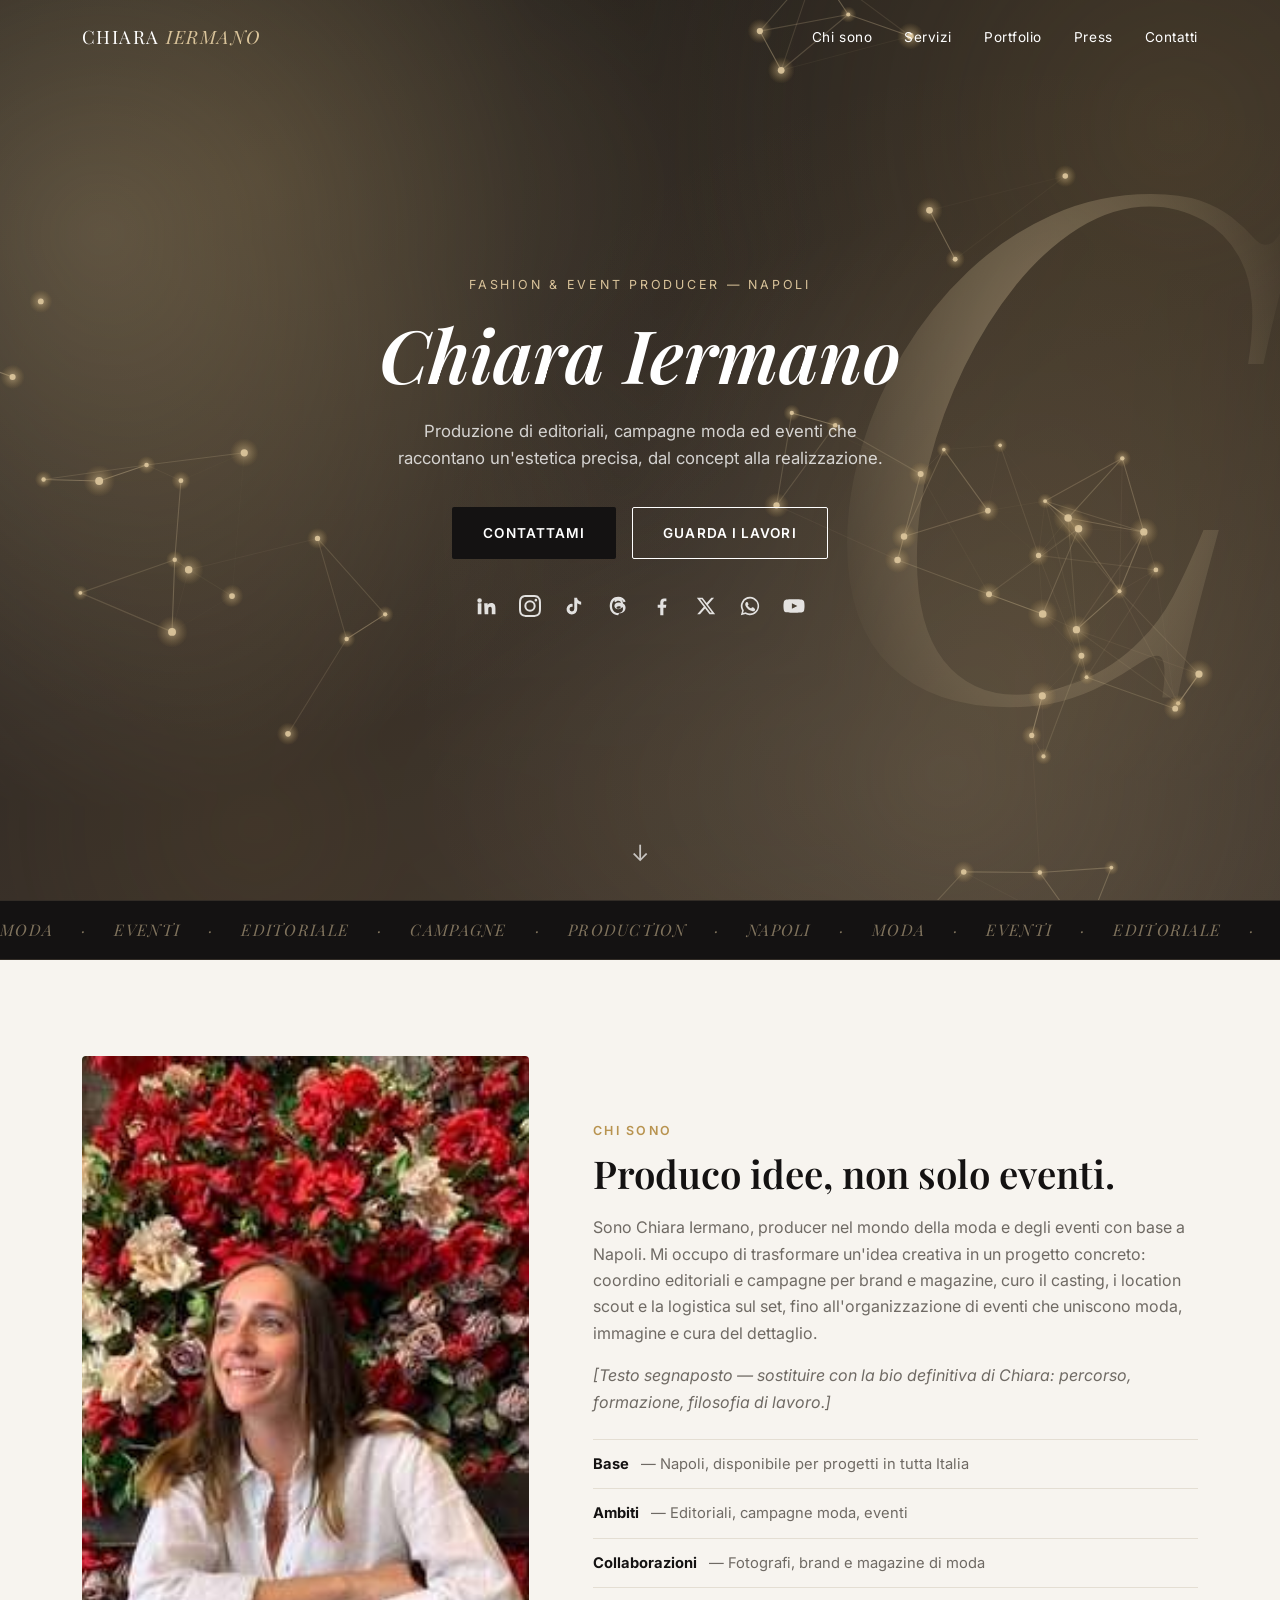
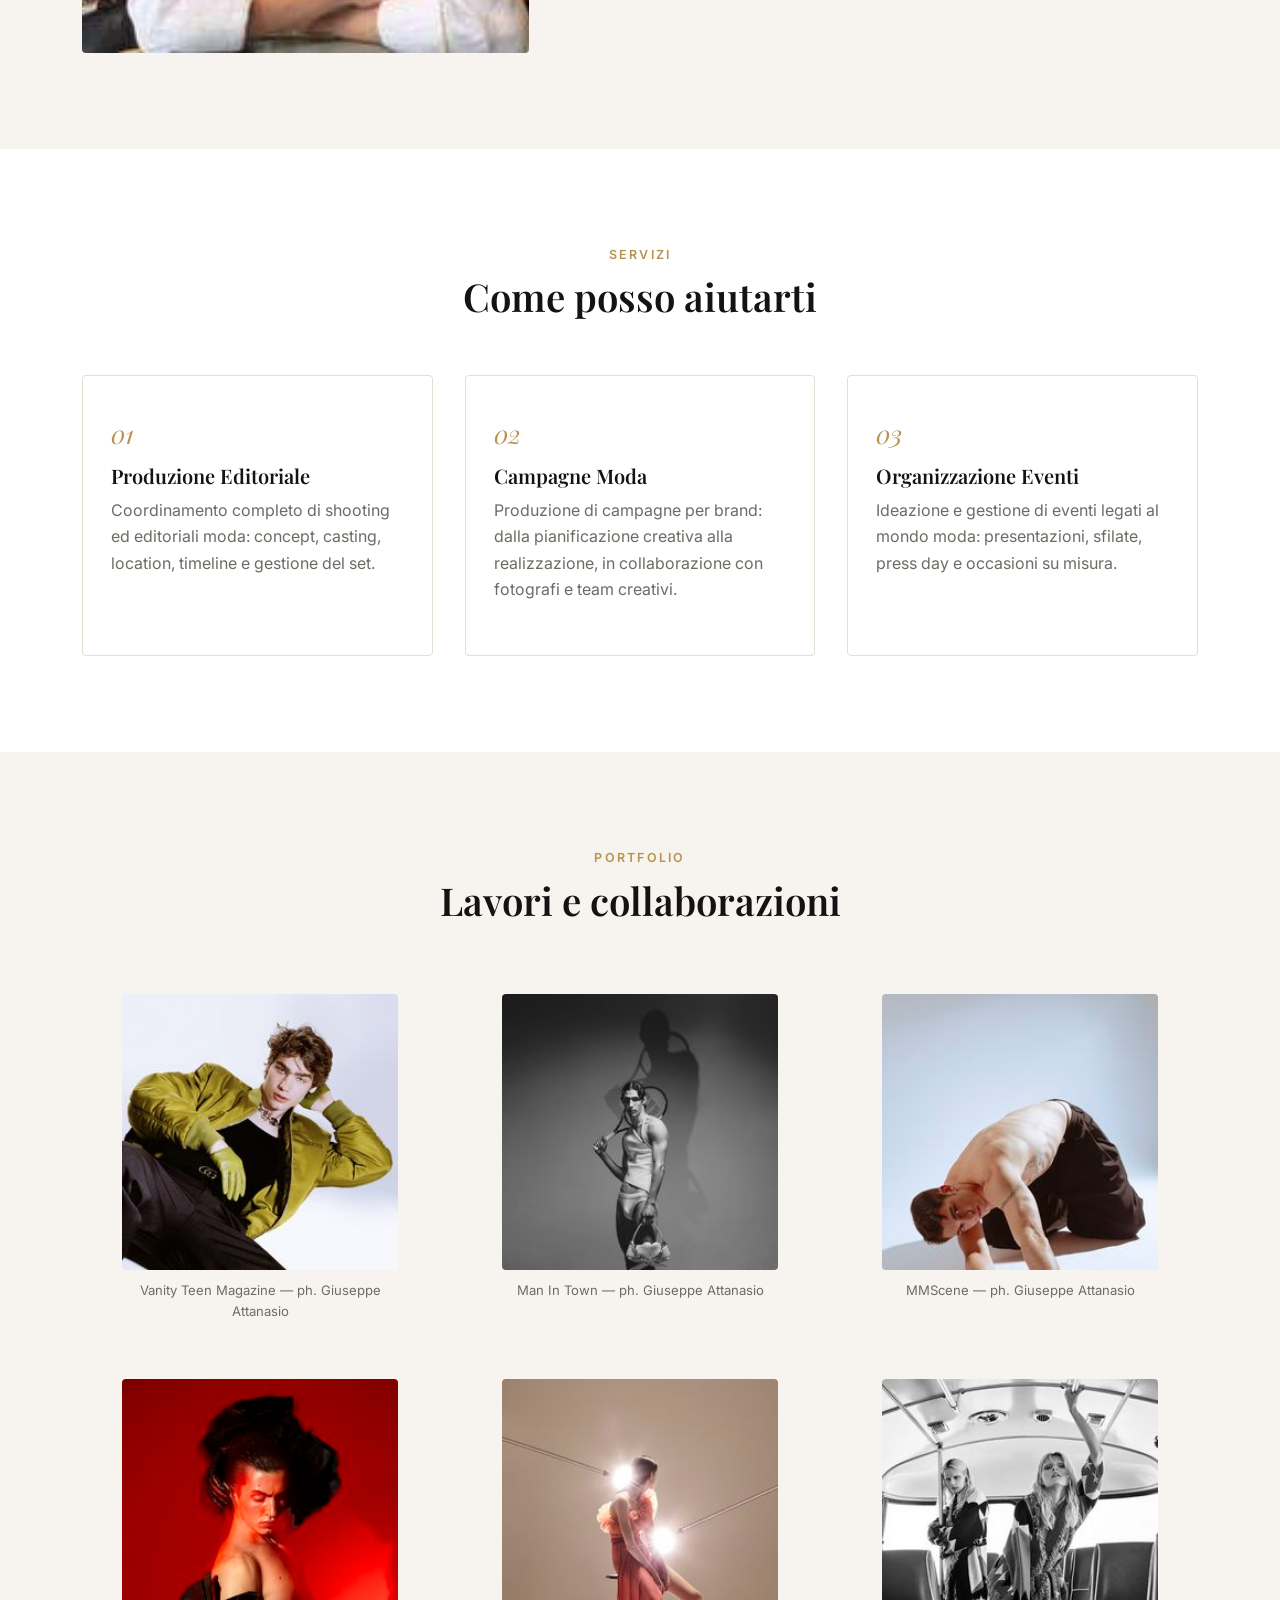
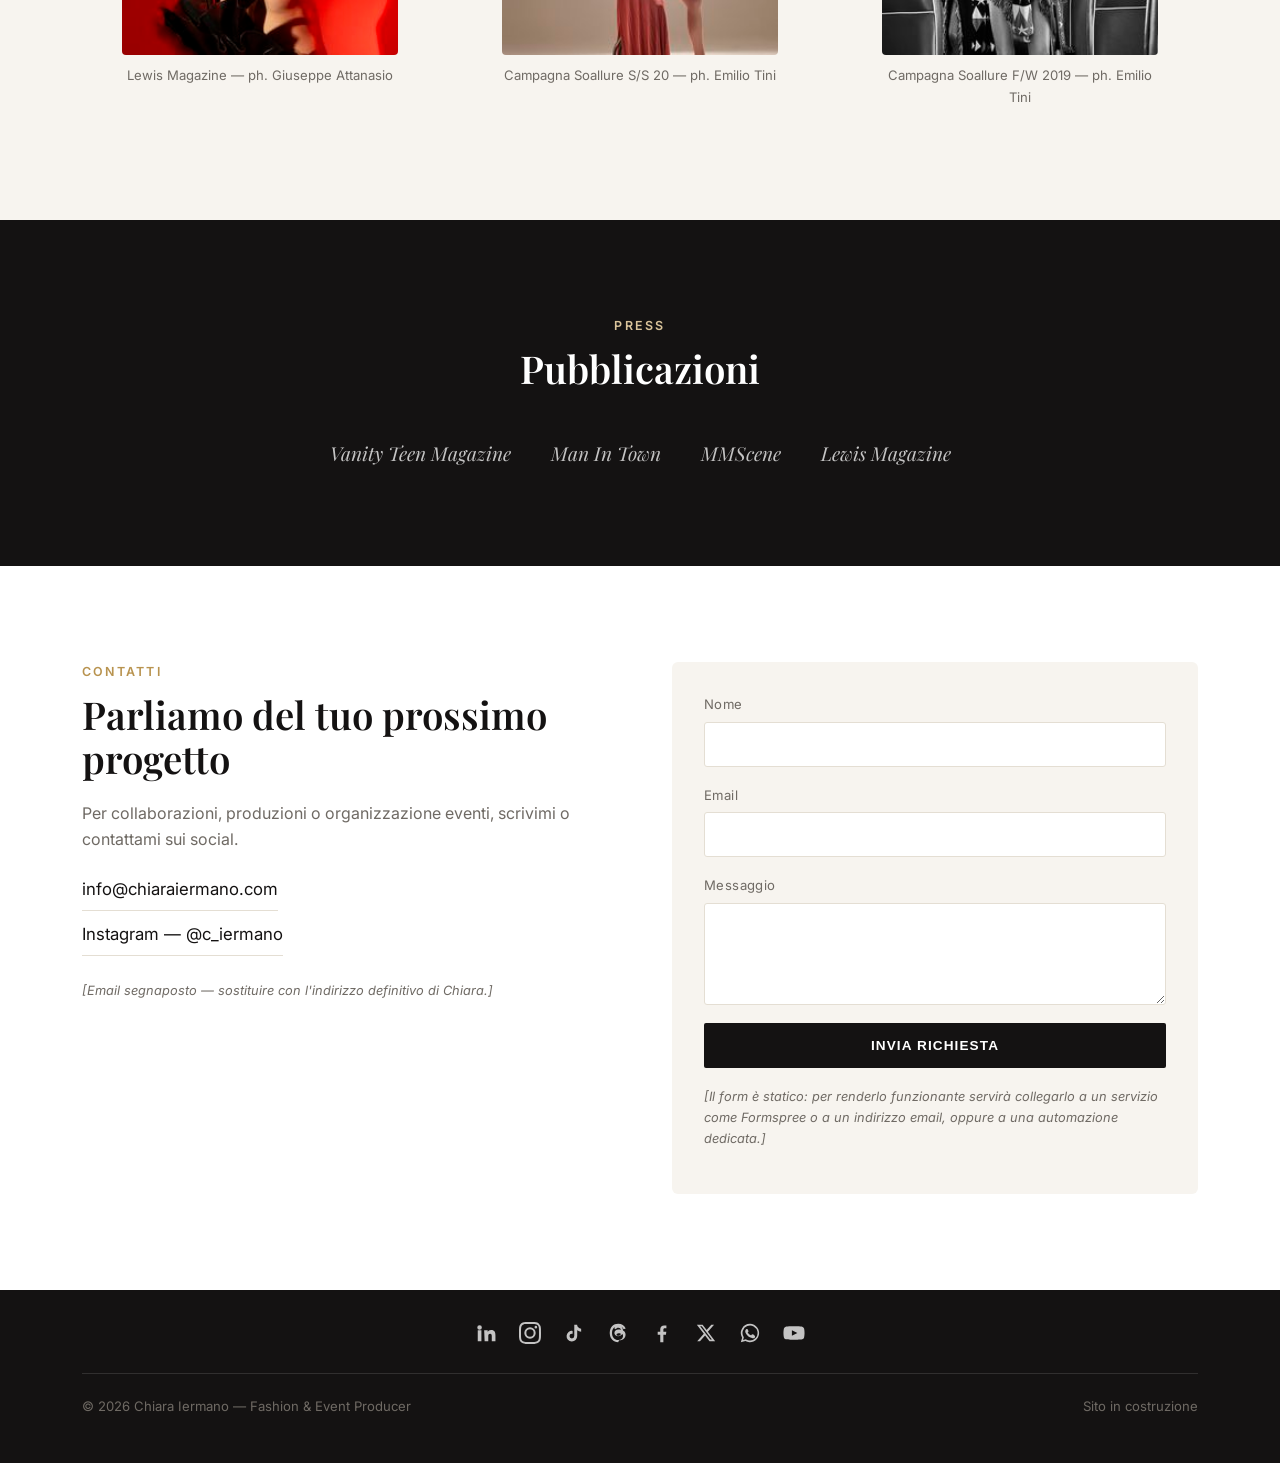
<file: index.html>
<!DOCTYPE html>
<html lang="it">
<head>
<meta charset="UTF-8">
<meta name="viewport" content="width=device-width, initial-scale=1.0">
<title>Chiara Iermano — Fashion &amp; Event Producer</title>
<meta name="description" content="Chiara Iermano, producer moda ed eventi a Napoli. Produzione editoriali, campagne e organizzazione eventi.">

<!-- Favicon -->
<link rel="icon" href="images/favicon.svg" type="image/svg+xml">

<!-- Fonts -->
<link rel="preconnect" href="https://fonts.googleapis.com">
<link rel="preconnect" href="https://fonts.gstatic.com" crossorigin>
<link href="https://fonts.googleapis.com/css2?family=Playfair+Display:ital,wght@0,400;0,600;1,400&family=Inter:wght@300;400;500;600&display=swap" rel="stylesheet">

<link rel="stylesheet" href="css/style.css">
</head>
<body>

<!-- ===== NAV ===== -->
<header class="site-header" id="site-header">
  <div class="container header-inner">
    <a href="#top" class="logo">CHIARA <span>IERMANO</span></a>
    <nav class="main-nav" id="main-nav">
      <a href="#about">Chi sono</a>
      <a href="#services">Servizi</a>
      <a href="#portfolio">Portfolio</a>
      <a href="#press">Press</a>
      <a href="#contact">Contatti</a>
    </nav>
    <button class="nav-toggle" id="nav-toggle" aria-label="Apri menu">
      <span></span><span></span><span></span>
    </button>
  </div>
</header>

<!-- ===== HERO ===== -->
<section class="hero" id="top">
  <div class="hero-aurora"></div>
  <div class="hero-overlay"></div>

  <!-- Grafica decorativa: linee dorate disegnate + monogramma -->
  <svg class="hero-art" viewBox="0 0 1200 800" preserveAspectRatio="xMidYMid slice" aria-hidden="true">
    <defs>
      <linearGradient id="goldLine" x1="0%" y1="0%" x2="100%" y2="100%">
        <stop offset="0%" stop-color="#d9c39a"/>
        <stop offset="50%" stop-color="#b8934f"/>
        <stop offset="100%" stop-color="#8a6a38"/>
      </linearGradient>
      <radialGradient id="monoFade" cx="50%" cy="50%" r="50%">
        <stop offset="0%" stop-color="#d9c39a" stop-opacity="0.9"/>
        <stop offset="100%" stop-color="#d9c39a" stop-opacity="0"/>
      </radialGradient>
    </defs>

    <!-- Monogramma "C" gigante, sfumato, come marchio in filigrana -->
    <text x="960" y="620" font-family="Georgia, 'Playfair Display', serif" font-style="italic"
          font-size="620" fill="url(#monoFade)" text-anchor="middle" class="hero-mono">C</text>

  </svg>

  <!-- Molecole dorate che si compongono e si scompongono -->
  <canvas class="hero-molecules" id="hero-molecules" aria-hidden="true"></canvas>

  <div class="hero-content">
    <p class="eyebrow">Fashion &amp; Event Producer — Napoli</p>
    <h1>Chiara Iermano</h1>
    <p class="hero-sub">Produzione di editoriali, campagne moda ed eventi che raccontano un'estetica precisa, dal concept alla realizzazione.</p>
    <div class="hero-actions">
      <a href="#contact" class="btn btn-primary">Contattami</a>
      <a href="#portfolio" class="btn btn-outline">Guarda i lavori</a>
    </div>
    <ul class="social-row social-hero" aria-label="Social">
      <li><a href="#" data-todo="link da inserire" aria-label="LinkedIn" title="LinkedIn"><svg viewBox="0 0 24 24" aria-hidden="true"><path d="M4.98 3.5A2.5 2.5 0 1 1 5 8.5a2.5 2.5 0 0 1-.02-5zM3 9h4v12H3zm7 0h3.8v1.7h.1c.5-1 1.8-2 3.7-2 4 0 4.7 2.6 4.7 6V21h-4v-5.3c0-1.3 0-2.9-1.8-2.9s-2 1.4-2 2.8V21h-4z"/></svg></a></li>
      <li><a href="https://www.instagram.com/c_iermano/" target="_blank" rel="noopener" aria-label="Instagram" title="Instagram"><svg viewBox="0 0 24 24" aria-hidden="true"><path d="M12 2.2c3.2 0 3.6 0 4.8.1 1.2.1 1.8.2 2.2.4.6.2 1 .5 1.4.9.4.4.7.8.9 1.4.2.4.4 1.1.4 2.2.1 1.3.1 1.6.1 4.8s0 3.6-.1 4.8c-.1 1.2-.2 1.8-.4 2.2-.2.6-.5 1-.9 1.4-.4.4-.8.7-1.4.9-.4.2-1.1.4-2.2.4-1.3.1-1.6.1-4.8.1s-3.6 0-4.8-.1c-1.2-.1-1.8-.2-2.2-.4-.6-.2-1-.5-1.4-.9-.4-.4-.7-.8-.9-1.4-.2-.4-.4-1.1-.4-2.2-.1-1.3-.1-1.6-.1-4.8s0-3.6.1-4.8c.1-1.2.2-1.8.4-2.2.2-.6.5-1 .9-1.4.4-.4.8-.7 1.4-.9.4-.2 1.1-.4 2.2-.4 1.3-.1 1.6-.1 4.8-.1M12 0C8.7 0 8.3 0 7.1.1 5.8.1 4.9.3 4.1.6c-.8.3-1.5.7-2.1 1.4C1.3 2.6.9 3.3.6 4.1.3 4.9.1 5.8.1 7.1 0 8.3 0 8.7 0 12s0 3.7.1 4.9c.1 1.3.3 2.2.6 2.9.3.8.7 1.5 1.4 2.1.6.7 1.3 1.1 2.1 1.4.8.3 1.6.5 2.9.6 1.2.1 1.6.1 4.9.1s3.7 0 4.9-.1c1.3-.1 2.2-.3 2.9-.6.8-.3 1.5-.7 2.1-1.4.7-.6 1.1-1.3 1.4-2.1.3-.8.5-1.6.6-2.9.1-1.2.1-1.6.1-4.9s0-3.7-.1-4.9c-.1-1.3-.3-2.2-.6-2.9-.3-.8-.7-1.5-1.4-2.1C21.4 1.3 20.7.9 19.9.6 19.1.3 18.2.1 16.9.1 15.7 0 15.3 0 12 0zm0 5.8a6.2 6.2 0 1 0 0 12.4 6.2 6.2 0 0 0 0-12.4zM12 16a4 4 0 1 1 0-8 4 4 0 0 1 0 8zm6.4-11.8a1.4 1.4 0 1 0 0 2.9 1.4 1.4 0 0 0 0-2.9z"/></svg></a></li>
      <li><a href="#" data-todo="link da inserire" aria-label="TikTok" title="TikTok"><svg viewBox="0 0 24 24" aria-hidden="true"><path d="M16.6 5.8A4.3 4.3 0 0 1 15.4 3h-3.1v12.4a2.6 2.6 0 1 1-2.6-2.6c.3 0 .5 0 .8.1V9.7a5.8 5.8 0 1 0 5 5.7V9.1a7.4 7.4 0 0 0 4.3 1.4V7.4a4.3 4.3 0 0 1-3.2-1.6z"/></svg></a></li>
      <li><a href="#" data-todo="link da inserire" aria-label="Threads" title="Threads"><svg viewBox="0 0 24 24" aria-hidden="true"><path d="M12.2 22C6.9 22 3.4 18.5 3 12.6v-1.2C3.4 5.5 6.9 2 12.2 2c4 0 6.8 1.8 8.2 5.1l-2.3.9C17.1 5.6 15.1 4.4 12.2 4.4c-3.9 0-6.4 2.6-6.7 7.1v1c.3 4.5 2.8 7.1 6.7 7.1 2.8 0 4.5-1.2 5.1-3.3.4-1.4.1-2.5-.6-3.2-.5.9-1.3 1.6-2.4 2-1.6.6-3.4.5-4.6-.3-1.1-.7-1.7-1.8-1.6-3 .1-2 1.8-3.4 4.3-3.5 1 0 1.9.1 2.7.3-.2-1.4-1-2.2-2.6-2.2-1.3 0-2.2.5-2.7 1.4l-2-1.1c.9-1.6 2.6-2.5 4.7-2.5 3.1 0 4.8 1.9 5 5.2 1 .5 1.8 1.2 2.2 2.1.8 1.5.9 3.9-.6 5.9-1.3 1.7-3.3 2.6-5.9 2.6zm.4-9.6c-1.4.1-2.2.6-2.2 1.3 0 .5.3.8.6 1 .6.4 1.7.5 2.6.1.8-.3 1.3-1 1.5-2-.8-.3-1.6-.4-2.5-.4z"/></svg></a></li>
      <li><a href="#" data-todo="link da inserire" aria-label="Facebook" title="Facebook"><svg viewBox="0 0 24 24" aria-hidden="true"><path d="M13.5 22v-8.2h2.8l.4-3.3h-3.2V8.4c0-.9.3-1.6 1.6-1.6h1.7v-3c-.3 0-1.3-.1-2.5-.1-2.5 0-4.2 1.5-4.2 4.3v2.5H7.3v3.3h2.8V22z"/></svg></a></li>
      <li><a href="#" data-todo="link da inserire" aria-label="X" title="X"><svg viewBox="0 0 24 24" aria-hidden="true"><path d="M17.8 3h3l-6.7 7.7L22 21h-6.2l-4.8-6.3L5.4 21h-3l7.2-8.2L2 3h6.3l4.4 5.8zm-1.1 16.2h1.7L7.4 4.7H5.6z"/></svg></a></li>
      <li><a href="#" data-todo="link da inserire" aria-label="WhatsApp" title="WhatsApp"><svg viewBox="0 0 24 24" aria-hidden="true"><path d="M12 2a10 10 0 0 0-8.6 15.1L2 22l5-1.3A10 10 0 1 0 12 2zm0 18.2a8.2 8.2 0 0 1-4.2-1.2l-.3-.2-3 .8.8-2.9-.2-.3A8.2 8.2 0 1 1 12 20.2zm4.5-6.1c-.2-.1-1.5-.7-1.7-.8-.2-.1-.4-.1-.6.1l-.8 1c-.1.2-.3.2-.5.1a6.7 6.7 0 0 1-3.3-2.9c-.3-.4.2-.4.7-1.3.1-.2 0-.3 0-.4l-.8-1.8c-.2-.5-.4-.4-.6-.4h-.5a1 1 0 0 0-.7.3 3 3 0 0 0-.9 2.2c0 1.3.9 2.6 1.1 2.8.1.2 1.9 2.9 4.6 4 1.7.7 2.4.8 3.2.7.5-.1 1.5-.6 1.7-1.2.2-.6.2-1.1.1-1.2l-.5-.2z"/></svg></a></li>
      <li><a href="#" data-todo="link da inserire" aria-label="YouTube" title="YouTube"><svg viewBox="0 0 24 24" aria-hidden="true"><path d="M23 7.2a2.9 2.9 0 0 0-2-2C19.2 4.7 12 4.7 12 4.7s-7.2 0-9 .5a2.9 2.9 0 0 0-2 2C.5 9 .5 12 .5 12s0 3 .5 4.8a2.9 2.9 0 0 0 2 2c1.8.5 9 .5 9 .5s7.2 0 9-.5a2.9 2.9 0 0 0 2-2c.5-1.8.5-4.8.5-4.8s0-3-.5-4.8zM9.7 15V9l6 3z"/></svg></a></li>
    </ul>
  </div>
  <a href="#about" class="scroll-cue" aria-label="Scorri">↓</a>
</section>

<!-- ===== MARQUEE ===== -->
<div class="marquee" aria-hidden="true">
  <div class="marquee-track">
    <span>MODA</span><span>·</span><span>EVENTI</span><span>·</span><span>EDITORIALE</span><span>·</span>
    <span>CAMPAGNE</span><span>·</span><span>PRODUCTION</span><span>·</span><span>NAPOLI</span><span>·</span>
    <span>MODA</span><span>·</span><span>EVENTI</span><span>·</span><span>EDITORIALE</span><span>·</span>
    <span>CAMPAGNE</span><span>·</span><span>PRODUCTION</span><span>·</span><span>NAPOLI</span><span>·</span>
  </div>
</div>

<!-- ===== ABOUT ===== -->
<section class="about" id="about">
  <div class="container about-grid">
    <div class="about-media">
      <div class="media-photo portrait">
        <img src="images/about-chiara.jpg" alt="Chiara Iermano" loading="lazy">
      </div>
    </div>
    <div class="about-text">
      <p class="section-label">Chi sono</p>
      <h2>Produco idee, non solo eventi.</h2>
      <p>
        Sono Chiara Iermano, producer nel mondo della moda e degli eventi con base a Napoli.
        Mi occupo di trasformare un'idea creativa in un progetto concreto: coordino
        editoriali e campagne per brand e magazine, curo il casting, i location scout e la
        logistica sul set, fino all'organizzazione di eventi che uniscono moda, immagine e
        cura del dettaglio.
      </p>
      <p>
        <em>[Testo segnaposto — sostituire con la bio definitiva di Chiara: percorso,
        formazione, filosofia di lavoro.]</em>
      </p>
      <ul class="about-facts">
        <li><strong>Base</strong> — Napoli, disponibile per progetti in tutta Italia</li>
        <li><strong>Ambiti</strong> — Editoriali, campagne moda, eventi</li>
        <li><strong>Collaborazioni</strong> — Fotografi, brand e magazine di moda</li>
      </ul>
    </div>
  </div>
</section>

<!-- ===== SERVICES ===== -->
<section class="services" id="services">
  <div class="container">
    <p class="section-label center">Servizi</p>
    <h2 class="center">Come posso aiutarti</h2>
    <div class="services-grid">
      <article class="service-card">
        <div class="service-icon">01</div>
        <h3>Produzione Editoriale</h3>
        <p>Coordinamento completo di shooting ed editoriali moda: concept, casting,
        location, timeline e gestione del set.</p>
      </article>
      <article class="service-card">
        <div class="service-icon">02</div>
        <h3>Campagne Moda</h3>
        <p>Produzione di campagne per brand: dalla pianificazione creativa alla
        realizzazione, in collaborazione con fotografi e team creativi.</p>
      </article>
      <article class="service-card">
        <div class="service-icon">03</div>
        <h3>Organizzazione Eventi</h3>
        <p>Ideazione e gestione di eventi legati al mondo moda: presentazioni,
        sfilate, press day e occasioni su misura.</p>
      </article>
    </div>
  </div>
</section>

<!-- ===== PORTFOLIO ===== -->
<section class="portfolio" id="portfolio">
  <div class="container">
    <p class="section-label center">Portfolio</p>
    <h2 class="center">Lavori e collaborazioni</h2>
    <div class="portfolio-grid">
      <figure class="portfolio-item">
        <div class="media-photo">
          <img src="images/portfolio/01-vanity-teen.jpg" alt="Editoriale Vanity Teen Magazine" loading="lazy">
        </div>
        <figcaption>Vanity Teen Magazine — ph. Giuseppe Attanasio</figcaption>
      </figure>
      <figure class="portfolio-item">
        <div class="media-photo">
          <img src="images/portfolio/02-man-in-town.jpg" alt="Editoriale Man In Town" loading="lazy">
        </div>
        <figcaption>Man In Town — ph. Giuseppe Attanasio</figcaption>
      </figure>
      <figure class="portfolio-item">
        <div class="media-photo">
          <img src="images/portfolio/03-mmscene.jpg" alt="Editoriale MMScene" loading="lazy">
        </div>
        <figcaption>MMScene — ph. Giuseppe Attanasio</figcaption>
      </figure>
      <figure class="portfolio-item">
        <div class="media-photo">
          <img src="images/portfolio/04-lewis-magazine.jpg" alt="Editoriale Lewis Magazine" loading="lazy">
        </div>
        <figcaption>Lewis Magazine — ph. Giuseppe Attanasio</figcaption>
      </figure>
      <figure class="portfolio-item">
        <div class="media-photo">
          <img src="images/portfolio/05-soallure-ss20.jpg" alt="Campagna Soallure S/S 20" loading="lazy">
        </div>
        <figcaption>Campagna Soallure S/S 20 — ph. Emilio Tini</figcaption>
      </figure>
      <figure class="portfolio-item">
        <div class="media-photo">
          <img src="images/portfolio/06-soallure-fw19.jpg" alt="Campagna Soallure F/W 2019" loading="lazy">
        </div>
        <figcaption>Campagna Soallure F/W 2019 — ph. Emilio Tini</figcaption>
      </figure>
    </div>
  </div>
</section>

<!-- ===== PRESS ===== -->
<section class="press" id="press">
  <div class="container">
    <p class="section-label center">Press</p>
    <h2 class="center">Pubblicazioni</h2>
    <div class="press-list">
      <span>Vanity Teen Magazine</span>
      <span>Man In Town</span>
      <span>MMScene</span>
      <span>Lewis Magazine</span>
    </div>
  </div>
</section>

<!-- ===== CONTACT ===== -->
<section class="contact" id="contact">
  <div class="container contact-grid">
    <div class="contact-text">
      <p class="section-label">Contatti</p>
      <h2>Parliamo del tuo prossimo progetto</h2>
      <p>Per collaborazioni, produzioni o organizzazione eventi, scrivimi o contattami sui social.</p>
      <div class="contact-details">
        <a href="mailto:info@chiaraiermano.com">info@chiaraiermano.com</a>
        <a href="https://www.instagram.com/c_iermano/" target="_blank" rel="noopener">Instagram — @c_iermano</a>
      </div>
      <p class="contact-note">[Email segnaposto — sostituire con l'indirizzo definitivo di Chiara.]</p>
    </div>
    <form class="contact-form" id="contact-form">
      <label>Nome
        <input type="text" name="name" required>
      </label>
      <label>Email
        <input type="email" name="email" required>
      </label>
      <label>Messaggio
        <textarea name="message" rows="4" required></textarea>
      </label>
      <button type="submit" class="btn btn-primary">Invia richiesta</button>
      <p class="form-note">[Il form è statico: per renderlo funzionante servirà collegarlo a un servizio come Formspree o a un indirizzo email, oppure a una automazione dedicata.]</p>
    </form>
  </div>
</section>

<footer class="site-footer">
  <div class="container">
    <ul class="social-row social-footer" aria-label="Social">
      <li><a href="#" data-todo="link da inserire" aria-label="LinkedIn" title="LinkedIn"><svg viewBox="0 0 24 24" aria-hidden="true"><path d="M4.98 3.5A2.5 2.5 0 1 1 5 8.5a2.5 2.5 0 0 1-.02-5zM3 9h4v12H3zm7 0h3.8v1.7h.1c.5-1 1.8-2 3.7-2 4 0 4.7 2.6 4.7 6V21h-4v-5.3c0-1.3 0-2.9-1.8-2.9s-2 1.4-2 2.8V21h-4z"/></svg></a></li>
      <li><a href="https://www.instagram.com/c_iermano/" target="_blank" rel="noopener" aria-label="Instagram" title="Instagram"><svg viewBox="0 0 24 24" aria-hidden="true"><path d="M12 2.2c3.2 0 3.6 0 4.8.1 1.2.1 1.8.2 2.2.4.6.2 1 .5 1.4.9.4.4.7.8.9 1.4.2.4.4 1.1.4 2.2.1 1.3.1 1.6.1 4.8s0 3.6-.1 4.8c-.1 1.2-.2 1.8-.4 2.2-.2.6-.5 1-.9 1.4-.4.4-.8.7-1.4.9-.4.2-1.1.4-2.2.4-1.3.1-1.6.1-4.8.1s-3.6 0-4.8-.1c-1.2-.1-1.8-.2-2.2-.4-.6-.2-1-.5-1.4-.9-.4-.4-.7-.8-.9-1.4-.2-.4-.4-1.1-.4-2.2-.1-1.3-.1-1.6-.1-4.8s0-3.6.1-4.8c.1-1.2.2-1.8.4-2.2.2-.6.5-1 .9-1.4.4-.4.8-.7 1.4-.9.4-.2 1.1-.4 2.2-.4 1.3-.1 1.6-.1 4.8-.1M12 0C8.7 0 8.3 0 7.1.1 5.8.1 4.9.3 4.1.6c-.8.3-1.5.7-2.1 1.4C1.3 2.6.9 3.3.6 4.1.3 4.9.1 5.8.1 7.1 0 8.3 0 8.7 0 12s0 3.7.1 4.9c.1 1.3.3 2.2.6 2.9.3.8.7 1.5 1.4 2.1.6.7 1.3 1.1 2.1 1.4.8.3 1.6.5 2.9.6 1.2.1 1.6.1 4.9.1s3.7 0 4.9-.1c1.3-.1 2.2-.3 2.9-.6.8-.3 1.5-.7 2.1-1.4.7-.6 1.1-1.3 1.4-2.1.3-.8.5-1.6.6-2.9.1-1.2.1-1.6.1-4.9s0-3.7-.1-4.9c-.1-1.3-.3-2.2-.6-2.9-.3-.8-.7-1.5-1.4-2.1C21.4 1.3 20.7.9 19.9.6 19.1.3 18.2.1 16.9.1 15.7 0 15.3 0 12 0zm0 5.8a6.2 6.2 0 1 0 0 12.4 6.2 6.2 0 0 0 0-12.4zM12 16a4 4 0 1 1 0-8 4 4 0 0 1 0 8zm6.4-11.8a1.4 1.4 0 1 0 0 2.9 1.4 1.4 0 0 0 0-2.9z"/></svg></a></li>
      <li><a href="#" data-todo="link da inserire" aria-label="TikTok" title="TikTok"><svg viewBox="0 0 24 24" aria-hidden="true"><path d="M16.6 5.8A4.3 4.3 0 0 1 15.4 3h-3.1v12.4a2.6 2.6 0 1 1-2.6-2.6c.3 0 .5 0 .8.1V9.7a5.8 5.8 0 1 0 5 5.7V9.1a7.4 7.4 0 0 0 4.3 1.4V7.4a4.3 4.3 0 0 1-3.2-1.6z"/></svg></a></li>
      <li><a href="#" data-todo="link da inserire" aria-label="Threads" title="Threads"><svg viewBox="0 0 24 24" aria-hidden="true"><path d="M12.2 22C6.9 22 3.4 18.5 3 12.6v-1.2C3.4 5.5 6.9 2 12.2 2c4 0 6.8 1.8 8.2 5.1l-2.3.9C17.1 5.6 15.1 4.4 12.2 4.4c-3.9 0-6.4 2.6-6.7 7.1v1c.3 4.5 2.8 7.1 6.7 7.1 2.8 0 4.5-1.2 5.1-3.3.4-1.4.1-2.5-.6-3.2-.5.9-1.3 1.6-2.4 2-1.6.6-3.4.5-4.6-.3-1.1-.7-1.7-1.8-1.6-3 .1-2 1.8-3.4 4.3-3.5 1 0 1.9.1 2.7.3-.2-1.4-1-2.2-2.6-2.2-1.3 0-2.2.5-2.7 1.4l-2-1.1c.9-1.6 2.6-2.5 4.7-2.5 3.1 0 4.8 1.9 5 5.2 1 .5 1.8 1.2 2.2 2.1.8 1.5.9 3.9-.6 5.9-1.3 1.7-3.3 2.6-5.9 2.6zm.4-9.6c-1.4.1-2.2.6-2.2 1.3 0 .5.3.8.6 1 .6.4 1.7.5 2.6.1.8-.3 1.3-1 1.5-2-.8-.3-1.6-.4-2.5-.4z"/></svg></a></li>
      <li><a href="#" data-todo="link da inserire" aria-label="Facebook" title="Facebook"><svg viewBox="0 0 24 24" aria-hidden="true"><path d="M13.5 22v-8.2h2.8l.4-3.3h-3.2V8.4c0-.9.3-1.6 1.6-1.6h1.7v-3c-.3 0-1.3-.1-2.5-.1-2.5 0-4.2 1.5-4.2 4.3v2.5H7.3v3.3h2.8V22z"/></svg></a></li>
      <li><a href="#" data-todo="link da inserire" aria-label="X" title="X"><svg viewBox="0 0 24 24" aria-hidden="true"><path d="M17.8 3h3l-6.7 7.7L22 21h-6.2l-4.8-6.3L5.4 21h-3l7.2-8.2L2 3h6.3l4.4 5.8zm-1.1 16.2h1.7L7.4 4.7H5.6z"/></svg></a></li>
      <li><a href="#" data-todo="link da inserire" aria-label="WhatsApp" title="WhatsApp"><svg viewBox="0 0 24 24" aria-hidden="true"><path d="M12 2a10 10 0 0 0-8.6 15.1L2 22l5-1.3A10 10 0 1 0 12 2zm0 18.2a8.2 8.2 0 0 1-4.2-1.2l-.3-.2-3 .8.8-2.9-.2-.3A8.2 8.2 0 1 1 12 20.2zm4.5-6.1c-.2-.1-1.5-.7-1.7-.8-.2-.1-.4-.1-.6.1l-.8 1c-.1.2-.3.2-.5.1a6.7 6.7 0 0 1-3.3-2.9c-.3-.4.2-.4.7-1.3.1-.2 0-.3 0-.4l-.8-1.8c-.2-.5-.4-.4-.6-.4h-.5a1 1 0 0 0-.7.3 3 3 0 0 0-.9 2.2c0 1.3.9 2.6 1.1 2.8.1.2 1.9 2.9 4.6 4 1.7.7 2.4.8 3.2.7.5-.1 1.5-.6 1.7-1.2.2-.6.2-1.1.1-1.2l-.5-.2z"/></svg></a></li>
      <li><a href="#" data-todo="link da inserire" aria-label="YouTube" title="YouTube"><svg viewBox="0 0 24 24" aria-hidden="true"><path d="M23 7.2a2.9 2.9 0 0 0-2-2C19.2 4.7 12 4.7 12 4.7s-7.2 0-9 .5a2.9 2.9 0 0 0-2 2C.5 9 .5 12 .5 12s0 3 .5 4.8a2.9 2.9 0 0 0 2 2c1.8.5 9 .5 9 .5s7.2 0 9-.5a2.9 2.9 0 0 0 2-2c.5-1.8.5-4.8.5-4.8s0-3-.5-4.8zM9.7 15V9l6 3z"/></svg></a></li>
    </ul>
    <div class="footer-inner">
      <p>© <span id="year"></span> Chiara Iermano — Fashion &amp; Event Producer</p>
      <p class="footer-credit">Sito in costruzione</p>
    </div>
  </div>
</footer>

<script src="js/main.js"></script>
<script src="js/molecules.js"></script>
</body>
</html>
</file>
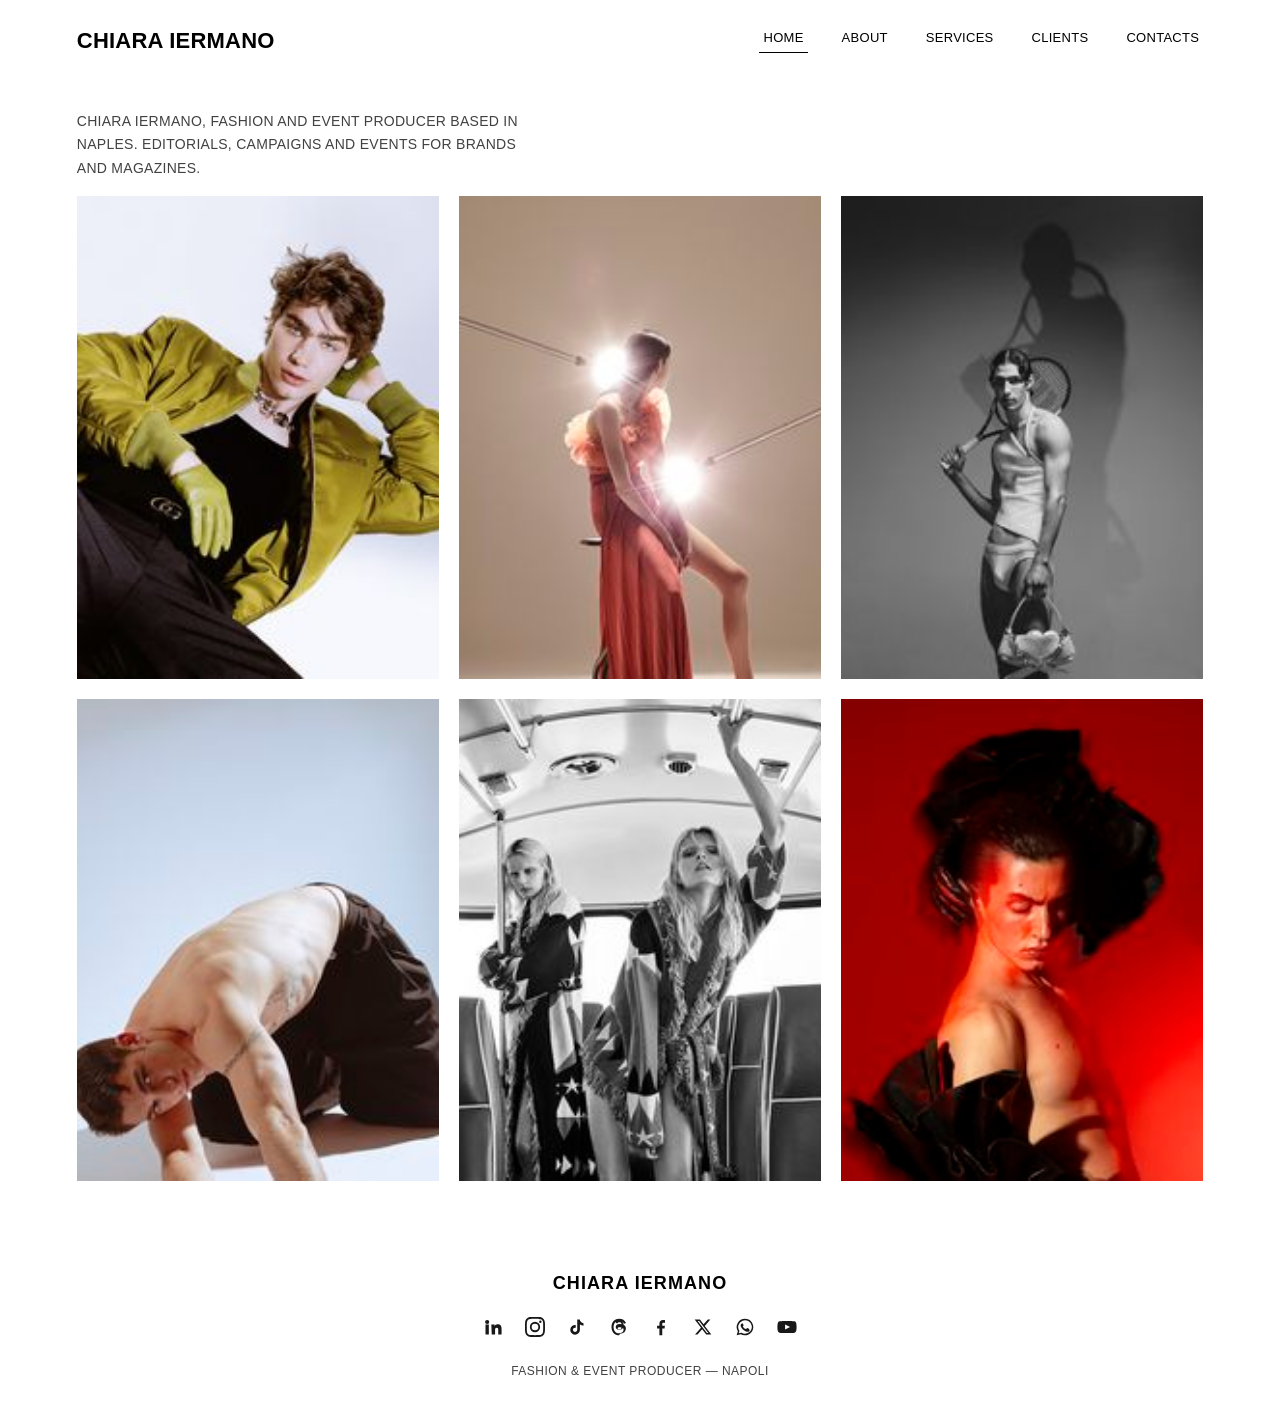
<file: prova/index.html>
<!DOCTYPE html>
<html lang="it">
<head>
<meta charset="utf-8">
<meta name="viewport" content="width=device-width, initial-scale=1.0, viewport-fit=cover">
<title>Chiara Iermano</title>
<meta name="description" content="Chiara Iermano, fashion and event producer based in Naples. Editorials, campaigns and events for brands and magazines.">
<link rel="icon" href="images/favicon.svg" type="image/svg+xml">
<link rel="preconnect" href="https://fonts.googleapis.com">
<link rel="preconnect" href="https://fonts.gstatic.com" crossorigin>
<script>
  /* Aspetto grafico: gestito dal pannello (scheda "Aspetto"), salvato in content.json -> theme */
  (function(){
    var SYS='"Helvetica Neue", Helvetica, Arial, "Liberation Sans", sans-serif';
    var FONTS={
      "helvetica":{family:SYS},
      "inter":{family:'"Inter", '+SYS, gf:"Inter:wght@400;700"},
      "montserrat":{family:'"Montserrat", '+SYS, gf:"Montserrat:wght@400;700"},
      "space-grotesk":{family:'"Space Grotesk", '+SYS, gf:"Space+Grotesk:wght@400;700"},
      "dm-mono":{family:'"DM Mono", ui-monospace, monospace', gf:"DM+Mono:wght@400;500"},
      "cormorant":{family:'"Cormorant Garamond", Georgia, serif', gf:"Cormorant+Garamond:wght@400;700"},
      "playfair":{family:'"Playfair Display", Georgia, serif', gf:"Playfair+Display:wght@400;700"},
      "baskerville":{family:'"Libre Baskerville", Georgia, serif', gf:"Libre+Baskerville:wght@400;700"}
    };
    function loadFonts(keys){
      var fams=[]; keys.forEach(function(k){ var f=FONTS[k]; if(f&&f.gf&&fams.indexOf(f.gf)<0) fams.push(f.gf); });
      var id="ci-gf", l=document.getElementById(id);
      if(!fams.length){ if(l) l.remove(); return; }
      var href="https://fonts.googleapis.com/css2?family="+fams.join("&family=")+"&display=swap";
      if(!l){ l=document.createElement("link"); l.id=id; l.rel="stylesheet"; document.head.appendChild(l); }
      if(l.href!==href) l.href=href;
    }
    window.ciFonts=FONTS;
    window.ciApplyTheme=function(t){
      if(!t) return;
      var s=document.documentElement.style;
      function v(name,val){ if(val) s.setProperty(name,val); else s.removeProperty(name); }
      v("--bg",t.bg); v("--ink",t.ink); v("--ink-2",t.ink2); v("--rule",t.rule);
      var bf=FONTS[t.font]||FONTS.helvetica, hf=FONTS[t.headingFont]||bf;
      v("--font",bf.family); v("--font-h",hf.family);
      v("--tt",t.uppercase===false?"none":"uppercase");
      v("--fs",t.fontSize?t.fontSize+"px":"");
      v("--grid-cols",t.gridCols?String(t.gridCols):"");
      v("--ratio",t.photoRatio||"");
      v("--gray",t.grayscale?"grayscale(1)":"");
      loadFonts([t.font||"helvetica", t.headingFont||t.font||"helvetica"]);
    };
    try{ var c=localStorage.getItem("ci_theme"); if(c) window.ciApplyTheme(JSON.parse(c)); }catch(e){}
  })();
</script>
<style>
  :root{
    --bg:#ffffff;
    --ink:#000000;
    --ink-2:#414141;
    --rule:#000000;
    --gutter:clamp(16px, 6vw, 88px);
    --font:"Helvetica Neue", Helvetica, Arial, "Liberation Sans", sans-serif;
    --font-h:var(--font);
    --tt:uppercase;
    --fs:14px;
    --grid-cols:3;
    --ratio:3 / 4;
    --gray:none;
    color-scheme: light;
  }
  *{box-sizing:border-box}
  html,body{height:100%}
  body{
    margin:0;
    background:var(--bg);
    color:var(--ink);
    font-family:var(--font);
    font-size:var(--fs);
    line-height:1.65;
    letter-spacing:.02em;
    -webkit-font-smoothing:antialiased;
    padding-inline:var(--gutter);
    padding-block:0;
    display:flex;
    flex-direction:column;
    min-height:100%;
  }
  a{color:inherit;text-decoration:none}
  a:focus-visible{outline:1px solid var(--ink);outline-offset:3px}

  /* ---------- header ---------- */
  header{
    display:flex;
    align-items:flex-start;
    justify-content:space-between;
    gap:24px;
    padding-top:28px;
    flex-wrap:wrap;
  }
  .brand{
    font-family:var(--font-h);
    font-size:22px;
    font-weight:700;
    letter-spacing:.01em;
    text-transform:var(--tt);
    white-space:nowrap;
    line-height:1.2;
  }
  nav{display:flex;gap:clamp(14px, 3vw, 30px);flex-wrap:wrap}
  nav a{
    font-size:13px;
    text-transform:var(--tt);
    padding:2px 4px 6px;
    border-bottom:1px solid transparent;
    line-height:1.2;
  }
  nav a[aria-current="page"]{border-bottom-color:var(--rule)}
  nav a:hover{border-bottom-color:var(--rule)}

  /* ---------- views ---------- */
  main{flex:1;display:flex;flex-direction:column}
  .view{display:none;flex:1;flex-direction:column;padding-block:56px 48px}
  .view.is-active{display:flex}

  /* home */
  .home-grid{
    display:grid;
    grid-template-columns:repeat(var(--grid-cols), 1fr);
    gap:clamp(8px, 1.6vw, 20px);
    margin-top:12px;
  }
  .home-grid figure{margin:0;overflow:hidden;background:#f2f2f2}
  .home-grid img{
    display:block;width:100%;height:100%;
    aspect-ratio:var(--ratio);object-fit:cover;
    filter:var(--gray);
  }
  .tagline{
    max-width:60ch;
    text-transform:var(--tt);
    color:var(--ink-2);
    margin:0 0 4px;
  }

  /* about */
  .about{
    display:grid;
    grid-template-columns:minmax(0, 240px) minmax(0, 56ch);
    gap:clamp(24px, 5vw, 64px);
    align-items:start;
    margin-inline:auto;
    width:100%;
    max-width:960px;
  }
  .about img{display:block;width:100%;aspect-ratio:4 / 5;object-fit:cover}
  .about-text p{
    text-transform:var(--tt);
    text-align:justify;
    margin:0 0 1.6em;
  }
  .about-text p:last-child{margin-bottom:0}

  /* services + clients: text columns */
  .cols{
    display:grid;
    grid-template-columns:repeat(auto-fit, minmax(190px, 1fr));
    gap:36px 48px;
    margin-inline:auto;
    width:100%;
    max-width:960px;
  }
  .block h2{
    font-family:var(--font-h);
    font-size:calc(var(--fs) + 0px);
    font-weight:700;
    text-transform:var(--tt);
    margin:0 0 14px;
    letter-spacing:.04em;
  }
  .block ul{list-style:none;margin:0;padding:0}
  .block li{text-transform:var(--tt);margin:0 0 2px}
  .block li.note{color:var(--ink-2)}
  .block + .block{margin-top:32px}

  /* contacts */
  .contacts{
    flex:1;
    display:flex;
    flex-direction:column;
    align-items:center;
    justify-content:center;
    gap:18px;
    min-height:40vh;
    text-align:center;
  }
  .contacts .mail{
    font-size:clamp(18px, 2.6vw, 26px);
    text-decoration:underline;
    text-underline-offset:4px;
    text-decoration-thickness:1px;
  }
  .contacts .sub{text-transform:var(--tt);color:var(--ink-2)}

  /* footer */
  footer{
    display:flex;
    flex-direction:column;
    align-items:center;
    gap:18px;
    padding-block:40px 36px;
    text-align:center;
  }
  .foot-name{
    font-family:var(--font-h);
    font-size:18px;
    font-weight:700;
    text-transform:var(--tt);
    letter-spacing:.06em;
  }
  .social{
    display:flex;
    flex-wrap:wrap;
    justify-content:center;
    gap:22px;
    margin:0;padding:0;list-style:none;
  }
  .social a{display:inline-flex;width:20px;height:20px;opacity:.9}
  .social a:hover{opacity:1}
  .social svg{width:20px;height:20px;fill:var(--ink)}
  .foot-copy{
    text-transform:var(--tt);
    color:var(--ink-2);
    font-size:12px;
    letter-spacing:.04em;
  }

  @media (max-width:720px){
    header{padding-top:20px}
    nav{width:100%;gap:18px}
    .home-grid{grid-template-columns:repeat(min(var(--grid-cols), 2), 1fr)}
    .about{grid-template-columns:1fr}
    .about img{max-width:220px}
    .about-text p{text-align:left}
    .view{padding-block:32px 32px}
  }
  @media (prefers-reduced-motion:no-preference){
    .view.is-active{animation:fade .35s ease}
    @keyframes fade{from{opacity:0}to{opacity:1}}
  }
</style>
</head>
<body>

<header>
  <a class="brand" href="#home" data-c="site.name">Chiara Iermano</a>
  <nav aria-label="Menu principale">
    <a href="#home" data-view="home">Home</a>
    <a href="#about" data-view="about">About</a>
    <a href="#services" data-view="services">Services</a>
    <a href="#clients" data-view="clients">Clients</a>
    <a href="#contacts" data-view="contacts">Contacts</a>
  </nav>
</header>

<main>

  <!-- HOME -->
  <section class="view" id="view-home" aria-label="Home">
    <p class="tagline" data-c="home.tagline">Chiara Iermano, fashion and event producer based in Naples. Editorials, campaigns and events for brands and magazines.</p>
    <div class="home-grid" id="home-grid">
      <figure><img src="images/01-vanity-teen.jpg" alt="Editoriale Vanity Teen Magazine, ph. Giuseppe Attanasio"></figure>
      <figure><img src="images/05-soallure-ss20.jpg" alt="Campagna Soallure S/S 20, ph. Emilio Tini"></figure>
      <figure><img src="images/02-man-in-town.jpg" alt="Editoriale Man In Town, ph. Giuseppe Attanasio"></figure>
      <figure><img src="images/03-mmscene.jpg" alt="Editoriale MMScene, ph. Giuseppe Attanasio"></figure>
      <figure><img src="images/06-soallure-fw19.jpg" alt="Campagna Soallure F/W 2019, ph. Emilio Tini"></figure>
      <figure><img src="images/04-lewis-magazine.jpg" alt="Editoriale Lewis Magazine, ph. Giuseppe Attanasio"></figure>
    </div>
  </section>

  <!-- ABOUT -->
  <section class="view" id="view-about" aria-label="About">
    <div class="about">
      <img src="images/about-chiara.jpg" alt="Chiara Iermano" id="about-photo">
      <div class="about-text" id="about-text">
        <p>Fashion and event producer working across editorial, advertising and live events. Based in Naples, available for projects throughout Italy.</p>
        <p>She turns a creative idea into a finished project: she coordinates editorials and campaigns for brands and magazines, handles casting, location scouting and on-set logistics, and manages the timeline from concept to delivery.</p>
        <p>Her work spans fashion editorials, brand campaigns and events that bring together fashion, image and attention to detail — presentations, shows, press days and tailor-made occasions.</p>
        <p>She collaborates with photographers, stylists, creative teams and magazines, including Vanity Teen, Man In Town, MMScene and Lewis Magazine.</p>
      </div>
    </div>
  </section>

  <!-- SERVICES -->
  <section class="view" id="view-services" aria-label="Services">
    <div class="cols" id="services-cols">
      <div>
        <div class="block">
          <h2>Production</h2>
          <ul>
            <li>Fashion editorials</li>
            <li>Photo and video shootings</li>
            <li class="note">(editorials, adv, e-commerce, social media content)</li>
            <li>Casting</li>
            <li>Location scouting</li>
            <li>On-set coordination and logistics</li>
          </ul>
        </div>
        <div class="block">
          <h2>Campaigns</h2>
          <ul>
            <li>Brand campaigns</li>
            <li>Creative planning</li>
            <li>Team and talent management</li>
            <li>Budget and timeline</li>
          </ul>
        </div>
      </div>
      <div>
        <div class="block">
          <h2>Events</h2>
          <ul>
            <li>Fashion shows</li>
            <li>Presentations and press days</li>
            <li>Brand activations</li>
            <li>Tailor-made occasions</li>
          </ul>
        </div>
        <div class="block">
          <h2>Consulting</h2>
          <ul>
            <li>Production planning</li>
            <li>Supplier and crew sourcing</li>
          </ul>
        </div>
      </div>
    </div>
  </section>

  <!-- CLIENTS -->
  <section class="view" id="view-clients" aria-label="Clients">
    <div class="cols" id="clients-cols">
      <div class="block">
        <h2>Editorial</h2>
        <ul>
          <li>Vanity Teen Magazine</li>
          <li>Man In Town</li>
          <li>MMScene</li>
          <li>Lewis Magazine</li>
        </ul>
      </div>
      <div class="block">
        <h2>Advertising</h2>
        <ul>
          <li>Soallure — S/S 20 campaign</li>
          <li>Soallure — F/W 2019 campaign</li>
        </ul>
      </div>
      <div class="block">
        <h2>Photographers</h2>
        <ul>
          <li>Giuseppe Attanasio</li>
          <li>Emilio Tini</li>
        </ul>
      </div>
    </div>
  </section>

  <!-- CONTACTS -->
  <section class="view" id="view-contacts" aria-label="Contacts">
    <div class="contacts">
      <a class="mail" id="contact-mail" href="mailto:info@chiaraiermano.com">info@chiaraiermano.com</a>
      <a class="sub" id="contact-ig" href="https://www.instagram.com/c_iermano/" target="_blank" rel="noopener">Instagram @c_iermano</a>
    </div>
  </section>

</main>

<footer>
  <div class="foot-name" data-c="footer.name">Chiara Iermano</div>
  <ul class="social">
    <li><a href="#" data-todo="link da inserire" aria-label="LinkedIn" data-social="LinkedIn" title="LinkedIn"><svg viewBox="0 0 24 24" aria-hidden="true"><path d="M4.98 3.5A2.5 2.5 0 1 1 5 8.5a2.5 2.5 0 0 1-.02-5zM3 9h4v12H3zm7 0h3.8v1.7h.1c.5-1 1.8-2 3.7-2 4 0 4.7 2.6 4.7 6V21h-4v-5.3c0-1.3 0-2.9-1.8-2.9s-2 1.4-2 2.8V21h-4z"/></svg></a></li>
    <li><a href="https://www.instagram.com/c_iermano/" target="_blank" rel="noopener" aria-label="Instagram" data-social="Instagram" title="Instagram"><svg viewBox="0 0 24 24" aria-hidden="true"><path d="M12 2.2c3.2 0 3.6 0 4.8.1 1.2.1 1.8.2 2.2.4.6.2 1 .5 1.4.9.4.4.7.8.9 1.4.2.4.4 1.1.4 2.2.1 1.3.1 1.6.1 4.8s0 3.6-.1 4.8c-.1 1.2-.2 1.8-.4 2.2-.2.6-.5 1-.9 1.4-.4.4-.8.7-1.4.9-.4.2-1.1.4-2.2.4-1.3.1-1.6.1-4.8.1s-3.6 0-4.8-.1c-1.2-.1-1.8-.2-2.2-.4-.6-.2-1-.5-1.4-.9-.4-.4-.7-.8-.9-1.4-.2-.4-.4-1.1-.4-2.2-.1-1.3-.1-1.6-.1-4.8s0-3.6.1-4.8c.1-1.2.2-1.8.4-2.2.2-.6.5-1 .9-1.4.4-.4.8-.7 1.4-.9.4-.2 1.1-.4 2.2-.4 1.3-.1 1.6-.1 4.8-.1M12 0C8.7 0 8.3 0 7.1.1 5.8.1 4.9.3 4.1.6c-.8.3-1.5.7-2.1 1.4C1.3 2.6.9 3.3.6 4.1.3 4.9.1 5.8.1 7.1 0 8.3 0 8.7 0 12s0 3.7.1 4.9c.1 1.3.3 2.2.6 2.9.3.8.7 1.5 1.4 2.1.6.7 1.3 1.1 2.1 1.4.8.3 1.6.5 2.9.6 1.2.1 1.6.1 4.9.1s3.7 0 4.9-.1c1.3-.1 2.2-.3 2.9-.6.8-.3 1.5-.7 2.1-1.4.7-.6 1.1-1.3 1.4-2.1.3-.8.5-1.6.6-2.9.1-1.2.1-1.6.1-4.9s0-3.7-.1-4.9c-.1-1.3-.3-2.2-.6-2.9-.3-.8-.7-1.5-1.4-2.1C21.4 1.3 20.7.9 19.9.6 19.1.3 18.2.1 16.9.1 15.7 0 15.3 0 12 0zm0 5.8a6.2 6.2 0 1 0 0 12.4 6.2 6.2 0 0 0 0-12.4zM12 16a4 4 0 1 1 0-8 4 4 0 0 1 0 8zm6.4-11.8a1.4 1.4 0 1 0 0 2.9 1.4 1.4 0 0 0 0-2.9z"/></svg></a></li>
    <li><a href="#" data-todo="link da inserire" aria-label="TikTok" data-social="TikTok" title="TikTok"><svg viewBox="0 0 24 24" aria-hidden="true"><path d="M16.6 5.8A4.3 4.3 0 0 1 15.4 3h-3.1v12.4a2.6 2.6 0 1 1-2.6-2.6c.3 0 .5 0 .8.1V9.7a5.8 5.8 0 1 0 5 5.7V9.1a7.4 7.4 0 0 0 4.3 1.4V7.4a4.3 4.3 0 0 1-3.2-1.6z"/></svg></a></li>
    <li><a href="#" data-todo="link da inserire" aria-label="Threads" data-social="Threads" title="Threads"><svg viewBox="0 0 24 24" aria-hidden="true"><path d="M12.2 22C6.9 22 3.4 18.5 3 12.6v-1.2C3.4 5.5 6.9 2 12.2 2c4 0 6.8 1.8 8.2 5.1l-2.3.9C17.1 5.6 15.1 4.4 12.2 4.4c-3.9 0-6.4 2.6-6.7 7.1v1c.3 4.5 2.8 7.1 6.7 7.1 2.8 0 4.5-1.2 5.1-3.3.4-1.4.1-2.5-.6-3.2-.5.9-1.3 1.6-2.4 2-1.6.6-3.4.5-4.6-.3-1.1-.7-1.7-1.8-1.6-3 .1-2 1.8-3.4 4.3-3.5 1 0 1.9.1 2.7.3-.2-1.4-1-2.2-2.6-2.2-1.3 0-2.2.5-2.7 1.4l-2-1.1c.9-1.6 2.6-2.5 4.7-2.5 3.1 0 4.8 1.9 5 5.2 1 .5 1.8 1.2 2.2 2.1.8 1.5.9 3.9-.6 5.9-1.3 1.7-3.3 2.6-5.9 2.6zm.4-9.6c-1.4.1-2.2.6-2.2 1.3 0 .5.3.8.6 1 .6.4 1.7.5 2.6.1.8-.3 1.3-1 1.5-2-.8-.3-1.6-.4-2.5-.4z"/></svg></a></li>
    <li><a href="#" data-todo="link da inserire" aria-label="Facebook" data-social="Facebook" title="Facebook"><svg viewBox="0 0 24 24" aria-hidden="true"><path d="M13.5 22v-8.2h2.8l.4-3.3h-3.2V8.4c0-.9.3-1.6 1.6-1.6h1.7v-3c-.3 0-1.3-.1-2.5-.1-2.5 0-4.2 1.5-4.2 4.3v2.5H7.3v3.3h2.8V22z"/></svg></a></li>
    <li><a href="#" data-todo="link da inserire" aria-label="X" data-social="X" title="X"><svg viewBox="0 0 24 24" aria-hidden="true"><path d="M17.8 3h3l-6.7 7.7L22 21h-6.2l-4.8-6.3L5.4 21h-3l7.2-8.2L2 3h6.3l4.4 5.8zm-1.1 16.2h1.7L7.4 4.7H5.6z"/></svg></a></li>
    <li><a href="#" data-todo="link da inserire" aria-label="WhatsApp" data-social="WhatsApp" title="WhatsApp"><svg viewBox="0 0 24 24" aria-hidden="true"><path d="M12 2a10 10 0 0 0-8.6 15.1L2 22l5-1.3A10 10 0 1 0 12 2zm0 18.2a8.2 8.2 0 0 1-4.2-1.2l-.3-.2-3 .8.8-2.9-.2-.3A8.2 8.2 0 1 1 12 20.2zm4.5-6.1c-.2-.1-1.5-.7-1.7-.8-.2-.1-.4-.1-.6.1l-.8 1c-.1.2-.3.2-.5.1a6.7 6.7 0 0 1-3.3-2.9c-.3-.4.2-.4.7-1.3.1-.2 0-.3 0-.4l-.8-1.8c-.2-.5-.4-.4-.6-.4h-.5a1 1 0 0 0-.7.3 3 3 0 0 0-.9 2.2c0 1.3.9 2.6 1.1 2.8.1.2 1.9 2.9 4.6 4 1.7.7 2.4.8 3.2.7.5-.1 1.5-.6 1.7-1.2.2-.6.2-1.1.1-1.2l-.5-.2z"/></svg></a></li>
    <li><a href="#" data-todo="link da inserire" aria-label="YouTube" data-social="YouTube" title="YouTube"><svg viewBox="0 0 24 24" aria-hidden="true"><path d="M23 7.2a2.9 2.9 0 0 0-2-2C19.2 4.7 12 4.7 12 4.7s-7.2 0-9 .5a2.9 2.9 0 0 0-2 2C.5 9 .5 12 .5 12s0 3 .5 4.8a2.9 2.9 0 0 0 2 2c1.8.5 9 .5 9 .5s7.2 0 9-.5a2.9 2.9 0 0 0 2-2c.5-1.8.5-4.8.5-4.8s0-3-.5-4.8zM9.7 15V9l6 3z"/></svg></a></li>
  </ul>
  <div class="foot-copy" data-c="footer.tagline">Fashion &amp; Event Producer — Napoli</div>
</footer>

<script>
  (function(){
    var views = ["home","about","services","clients","contacts"];
    var links = document.querySelectorAll("nav a[data-view]");
    function show(name){
      if (views.indexOf(name) === -1) name = "home";
      views.forEach(function(v){
        var el = document.getElementById("view-" + v);
        if (el) el.classList.toggle("is-active", v === name);
      });
      links.forEach(function(a){
        if (a.dataset.view === name) a.setAttribute("aria-current","page");
        else a.removeAttribute("aria-current");
      });
      document.title = (name === "home" ? "" : name.toUpperCase() + " | ") + "Chiara Iermano";
      window.scrollTo(0,0);
      window.ciView = name;
      if (window.ciTrack) window.ciTrack(name);
    }
    function fromHash(){ show((location.hash || "#home").replace("#","")); }
    window.addEventListener("hashchange", fromHash);
    fromHash();
  })();
</script>




<script>
  /* Contenuti modificabili: legge content.json (gestito dal pannello in /admin/) */
  (function(){
    function esc(t){ return String(t==null?"":t); }
    function el(tag, cls, text){ var e=document.createElement(tag); if(cls) e.className=cls; if(text!=null) e.textContent=text; return e; }
    function blocks(container, list){
      if(!container || !Array.isArray(list)) return;
      container.innerHTML="";
      list.forEach(function(b){
        var d=el("div","block"); d.appendChild(el("h2",null,b.title||""));
        var ul=el("ul");
        (b.items||[]).forEach(function(it){
          var li=el("li", /^\(.*\)$/.test(it)?"note":null, it); ul.appendChild(li);
        });
        d.appendChild(ul); container.appendChild(d);
      });
    }
    function apply(c){
      if(c.theme && window.ciApplyTheme) window.ciApplyTheme(c.theme);
      document.querySelectorAll("[data-c]").forEach(function(n){
        var v=n.getAttribute("data-c").split(".").reduce(function(o,k){return o&&o[k];},c);
        if(typeof v==="string") n.textContent=v;
      });
      if(c.site){ if(c.site.title) document.title=c.site.title; }
      if(c.nav) document.querySelectorAll("nav a[data-view]").forEach(function(a){ var t=c.nav[a.dataset.view]; if(t) a.textContent=t; });
      var g=document.getElementById("home-grid");
      if(g && c.home && Array.isArray(c.home.photos)){
        g.innerHTML="";
        c.home.photos.forEach(function(p){ var f=el("figure"); var i=el("img"); i.src=p.src; i.alt=p.alt||""; i.loading="lazy"; f.appendChild(i); g.appendChild(f); });
      }
      var ap=document.getElementById("about-photo"); if(ap && c.about && c.about.photo) ap.src=c.about.photo;
      var at=document.getElementById("about-text");
      if(at && c.about && Array.isArray(c.about.paragraphs)){ at.innerHTML=""; c.about.paragraphs.forEach(function(t){ at.appendChild(el("p",null,t)); }); }
      if(c.services) blocks(document.getElementById("services-cols"), c.services.blocks);
      if(c.clients) blocks(document.getElementById("clients-cols"), c.clients.blocks);
      if(c.contacts){
        var m=document.getElementById("contact-mail"); if(m && c.contacts.email){ m.textContent=c.contacts.email; m.href="mailto:"+c.contacts.email; }
        var ig=document.getElementById("contact-ig"); var igUrl=c.social&&c.social.Instagram;
        if(ig){ if(c.contacts.instagramHandle) ig.textContent="Instagram "+c.contacts.instagramHandle; if(igUrl) ig.href=igUrl; }
        var ml=document.querySelector('.social a[aria-label="Email"]'); if(ml && c.contacts.email) ml.href="mailto:"+c.contacts.email;
      }
      if(c.social) document.querySelectorAll("[data-social]").forEach(function(a){
        var u=c.social[a.dataset.social];
        if(u){ a.href=u; a.target="_blank"; a.rel="noopener"; a.removeAttribute("data-todo"); a.style.display=""; }
      });
    }
    /* Statistiche visite (GoatCounter, senza cookie): attive solo se il codice è impostato nel pannello */
    function startStats(code){
      code=String(code||"").trim().toLowerCase().replace(/^https?:\/\//,"").replace(/\.goatcounter\.com.*$/,"");
      if(!/^[a-z0-9-]+$/.test(code) || window.ciTrack) return;
      var sent={};
      window.ciTrack=function(view){
        if(sent[view]) return; sent[view]=1;              // una volta per sezione per visita
        if(window.goatcounter && window.goatcounter.count) window.goatcounter.count({path:"/"+view, title:view});
        else (window.ciQueue=window.ciQueue||[]).push(view);
      };
      window.goatcounter={no_onload:true, no_events:true};
      var s=document.createElement("script"); s.async=true; s.src="https://gc.zgo.at/count.js";
      s.setAttribute("data-goatcounter","https://"+code+".goatcounter.com/count");
      s.onload=function(){ (window.ciQueue||[]).forEach(function(v){ window.goatcounter.count({path:"/"+v, title:v}); }); window.ciQueue=[]; };
      document.head.appendChild(s);
      window.ciTrack(window.ciView||"home");
      // clic su email e social (compaiono tra gli "eventi" nelle statistiche)
      document.addEventListener("click",function(e){
        var a=e.target.closest&&e.target.closest("a"); if(!a || !window.goatcounter || !window.goatcounter.count) return;
        var what=null;
        if(/^mailto:/.test(a.getAttribute("href")||"")) what="email";
        else if(a.dataset.social) what=a.dataset.social.toLowerCase();
        else if(a.id==="contact-ig") what="instagram";
        if(what && a.getAttribute("href")!=="#") window.goatcounter.count({path:"clic-"+what, title:"Clic "+what, event:true});
      });
    }

    var inPreview = window.parent !== window;
    if(inPreview){
      // anteprima dal pannello di gestione: riceve la bozza e la mostra senza pubblicarla
      window.addEventListener("message",function(e){
        if(e.origin!==location.origin || !e.data || e.data.type!=="ci-preview") return;
        apply(e.data.content);
        if(e.data.view && location.hash!=="#"+e.data.view) location.hash=e.data.view;
      });
    }
    fetch("content.json?t="+Date.now(),{cache:"no-store"}).then(function(r){ return r.ok?r.json():null; }).then(function(c){
      if(!c) return;
      apply(c);
      if(inPreview){ try{ window.parent.postMessage({type:"ci-ready"},location.origin); }catch(e){} return; }
      try{ localStorage.setItem("ci_theme",JSON.stringify(c.theme||{})); }catch(e){}
      if(c.stats && c.stats.goatcounter) startStats(c.stats.goatcounter);
    }).catch(function(){});
  })();
</script>

</body>
</html>
</file>
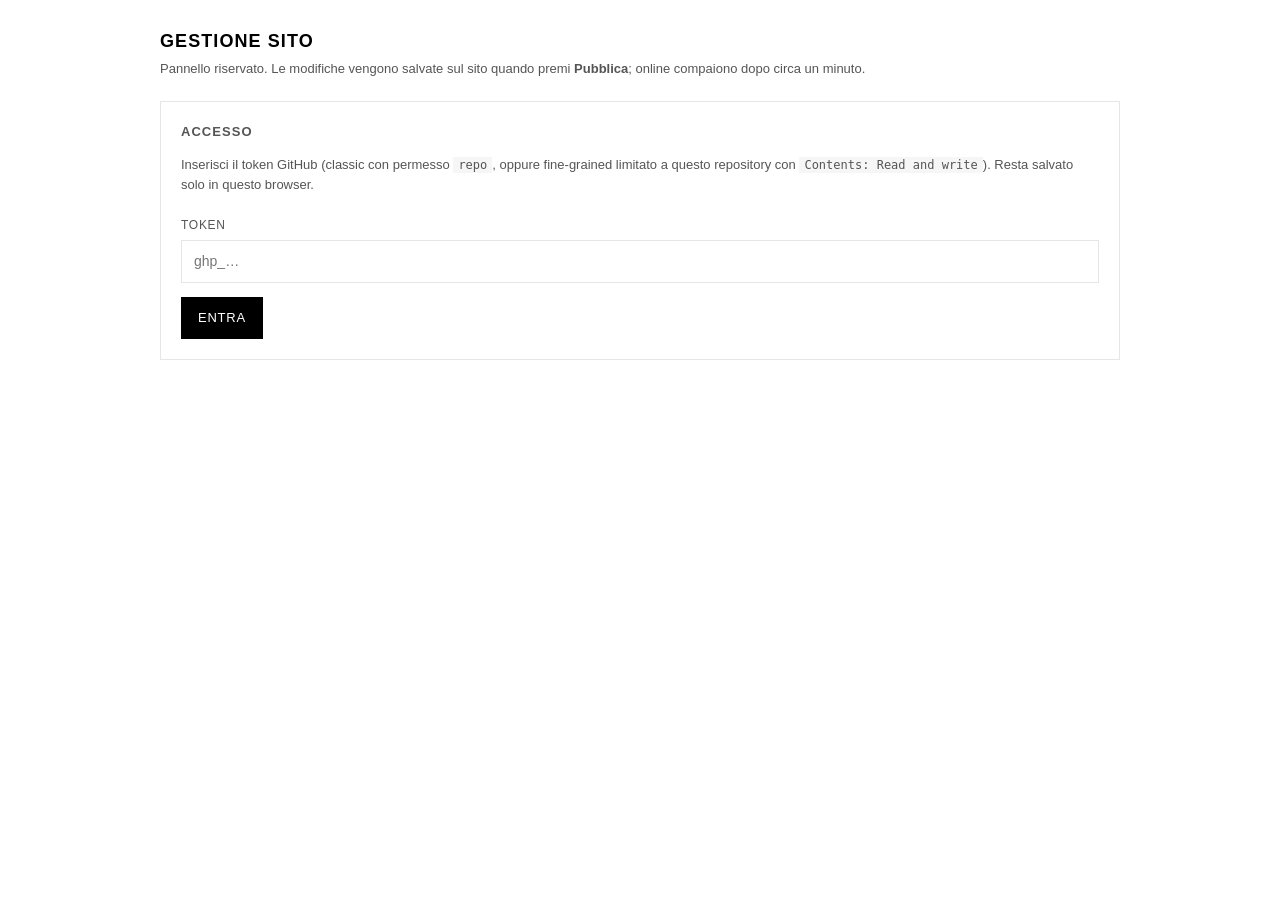
<file: prova/admin/index.html>
<!DOCTYPE html>
<html lang="it">
<head>
<meta charset="utf-8">
<meta name="viewport" content="width=device-width, initial-scale=1.0">
<meta name="robots" content="noindex, nofollow">
<title>Gestione sito — Chiara Iermano</title>
<link rel="icon" href="../images/favicon.svg" type="image/svg+xml">
<style>
  :root{
    --bg:#ffffff; --ink:#000; --ink-2:#555; --line:#e6e6e6; --soft:#f6f6f6;
    --ok:#1f7a3a; --err:#b3261e; --gold:#b8934f;
    --font:"Helvetica Neue", Helvetica, Arial, sans-serif;
  }
  *{box-sizing:border-box}
  body{margin:0;background:var(--bg);color:var(--ink);font-family:var(--font);font-size:14px;line-height:1.5;padding:0 16px 80px}
  h1{font-size:18px;text-transform:uppercase;letter-spacing:.06em;margin:28px 0 4px}
  h2{font-size:13px;text-transform:uppercase;letter-spacing:.08em;margin:0 0 14px;color:var(--ink-2)}
  .hint{color:var(--ink-2);font-size:13px;margin:0 0 22px}
  .wrap{max-width:960px;margin:0 auto}
  .card{border:1px solid var(--line);padding:20px;margin-bottom:20px;background:#fff}
  label{display:block;font-size:12px;text-transform:uppercase;letter-spacing:.06em;color:var(--ink-2);margin:12px 0 6px}
  input[type=text],input[type=password],input[type=url],textarea{
    width:100%;padding:10px 12px;border:1px solid var(--line);font:inherit;background:#fff;color:var(--ink)
  }
  textarea{min-height:90px;resize:vertical}
  input:focus,textarea:focus{outline:2px solid var(--gold);outline-offset:-1px}
  button{font:inherit;font-size:13px;text-transform:uppercase;letter-spacing:.06em;padding:10px 16px;border:1px solid var(--ink);background:#fff;color:var(--ink);cursor:pointer}
  button:hover{background:var(--soft)}
  button.primary{background:var(--ink);color:#fff}
  button.primary:hover{background:#222}
  button.small{padding:6px 10px;font-size:11px}
  button.danger{border-color:var(--err);color:var(--err)}
  button:disabled{opacity:.5;cursor:default}
  .row{display:flex;gap:10px;flex-wrap:wrap;align-items:center}
  .grid{display:grid;grid-template-columns:repeat(auto-fill,minmax(150px,1fr));gap:14px}
  .ph{border:1px solid var(--line);padding:8px;background:#fff}
  .ph img{display:block;width:100%;aspect-ratio:3/4;object-fit:cover;background:var(--soft)}
  .ph input{margin-top:8px;font-size:12px}
  .ph .row{margin-top:8px;justify-content:space-between}
  .about-photo{display:flex;gap:16px;align-items:flex-start;flex-wrap:wrap}
  .about-photo img{width:140px;aspect-ratio:4/5;object-fit:cover;border:1px solid var(--line)}
  .block{border:1px solid var(--line);padding:12px;margin-bottom:12px}
  .block textarea{min-height:110px}
  #bar{position:fixed;left:0;right:0;bottom:0;z-index:30;background:#fff;border-top:1px solid var(--line);padding:12px 16px;display:flex;gap:12px;align-items:center;justify-content:space-between;flex-wrap:wrap}
  #status{font-size:13px;color:var(--ink-2)}
  #status.ok{color:var(--ok)} #status.err{color:var(--err)}
  .tabs{display:flex;gap:6px;flex-wrap:wrap;margin:18px 0}
  .tabs button{border-color:var(--line)}
  .tabs button.on{border-color:var(--ink);background:var(--ink);color:#fff}
  .pane{display:none} .pane.on{display:block}
  .social-grid{display:grid;grid-template-columns:repeat(auto-fill,minmax(260px,1fr));gap:10px 20px}
  .hidden{display:none!important}
  code{background:var(--soft);padding:1px 5px;font-size:12px}
  select{width:100%;padding:10px 12px;border:1px solid var(--line);font:inherit;background:#fff;color:var(--ink)}
  .look-grid{display:grid;grid-template-columns:repeat(auto-fill,minmax(220px,1fr));gap:4px 20px}
  .color-row{display:flex;gap:8px;align-items:center}
  .color-row input[type=color]{width:44px;height:40px;padding:2px;border:1px solid var(--line);background:#fff;cursor:pointer;flex:none}
  .check{display:flex;gap:10px;align-items:center;margin:16px 0 4px;text-transform:none;letter-spacing:0;font-size:14px;color:var(--ink);cursor:pointer}
  .check input{width:18px;height:18px}
  .presets{display:flex;gap:10px;flex-wrap:wrap}
  .preset{display:flex;gap:8px;align-items:center;text-transform:none;letter-spacing:0}
  .preset i{display:inline-block;width:22px;height:22px;border:1px solid var(--line)}
  .font-sample{font-size:22px;margin:6px 0 0;min-height:32px;color:var(--ink-2)}
  .stat-grid{display:grid;grid-template-columns:repeat(auto-fill,minmax(150px,1fr));gap:12px}
  .stat{border:1px solid var(--line);padding:14px}
  .stat b{display:block;font-size:26px;font-weight:700;line-height:1.1;font-variant-numeric:tabular-nums}
  .stat span{font-size:12px;text-transform:uppercase;letter-spacing:.06em;color:var(--ink-2)}
  ol.steps{margin:0 0 6px;padding-left:20px} ol.steps li{margin-bottom:6px}
  .hist{display:flex;justify-content:space-between;gap:12px;align-items:center;border-bottom:1px solid var(--line);padding:10px 0;flex-wrap:wrap}
  .hist:last-child{border-bottom:0}
  .hist small{color:var(--ink-2);display:block}
  /* anteprima */
  #pv{position:fixed;top:0;right:0;bottom:var(--barh,64px);width:min(560px,100%);background:#fff;border-left:1px solid var(--line);box-shadow:-8px 0 30px rgba(0,0,0,.08);display:flex;flex-direction:column;z-index:20}
  #pv header{display:flex;gap:8px;align-items:center;justify-content:space-between;padding:10px 12px;border-bottom:1px solid var(--line);flex-wrap:wrap}
  #pv header select{width:auto;padding:6px 8px}
  #pv iframe{flex:1;border:0;width:100%;background:#fff}
  #pv .note{font-size:12px;color:var(--ink-2);padding:6px 12px;border-top:1px solid var(--line)}
  @media (min-width:1100px){ body.pv-open .wrap{margin-right:580px;margin-left:16px} }
</style>
</head>
<body>
<div class="wrap">
  <h1>Gestione sito</h1>
  <p class="hint">Pannello riservato. Le modifiche vengono salvate sul sito quando premi <b>Pubblica</b>; online compaiono dopo circa un minuto.</p>

  <!-- LOGIN -->
  <div class="card" id="login">
    <h2>Accesso</h2>
    <p class="hint">Inserisci il token GitHub (classic con permesso <code>repo</code>, oppure fine-grained limitato a questo repository con <code>Contents: Read and write</code>). Resta salvato solo in questo browser.</p>
    <label for="token">Token</label>
    <input type="password" id="token" autocomplete="off" placeholder="ghp_…">
    <div class="row" style="margin-top:14px">
      <button class="primary" id="btn-login">Entra</button>
      <span id="login-msg" class="hint" style="margin:0"></span>
    </div>
  </div>

  <!-- EDITOR -->
  <div id="editor" class="hidden">
    <div class="tabs">
      <button data-tab="home" class="on">Home</button>
      <button data-tab="about">About</button>
      <button data-tab="services">Services</button>
      <button data-tab="clients">Clients</button>
      <button data-tab="contacts">Contatti e social</button>
      <button data-tab="look">Aspetto</button>
      <button data-tab="general">Generale</button>
      <button data-tab="stats">Statistiche</button>
      <button data-tab="history">Cronologia</button>
    </div>

    <div class="pane on" id="pane-home">
      <div class="card">
        <h2>Home — testo</h2>
        <textarea id="home-tagline"></textarea>
      </div>
      <div class="card">
        <h2>Home — foto</h2>
        <p class="hint">Le foto vengono ridimensionate automaticamente (lato massimo 1600 px). Usa le frecce per cambiare l'ordine.</p>
        <div class="grid" id="home-photos"></div>
        <div class="row" style="margin-top:14px">
          <input type="file" id="home-add" accept="image/*" multiple class="hidden">
          <button id="btn-home-add">+ Aggiungi foto</button>
        </div>
      </div>
    </div>

    <div class="pane" id="pane-about">
      <div class="card">
        <h2>About — foto</h2>
        <div class="about-photo">
          <img id="about-img" alt="">
          <div>
            <input type="file" id="about-file" accept="image/*" class="hidden">
            <button id="btn-about-photo">Cambia foto</button>
          </div>
        </div>
      </div>
      <div class="card">
        <h2>About — testo</h2>
        <p class="hint">Un paragrafo per riga vuota di separazione.</p>
        <textarea id="about-text" style="min-height:220px"></textarea>
      </div>
    </div>

    <div class="pane" id="pane-services">
      <div class="card">
        <h2>Services</h2>
        <p class="hint">Ogni blocco ha un titolo e una voce per riga. Una riga tra parentesi tonde viene mostrata in grigio come nota.</p>
        <div id="services-blocks"></div>
        <button id="btn-services-add">+ Aggiungi blocco</button>
      </div>
    </div>

    <div class="pane" id="pane-clients">
      <div class="card">
        <h2>Clients</h2>
        <div id="clients-blocks"></div>
        <button id="btn-clients-add">+ Aggiungi blocco</button>
      </div>
    </div>

    <div class="pane" id="pane-contacts">
      <div class="card">
        <h2>Contatti</h2>
        <label for="c-email">Email</label><input type="text" id="c-email">
        <label for="c-ig">Nome Instagram (es. @c_iermano)</label><input type="text" id="c-ig">
      </div>
      <div class="card">
        <h2>Social</h2>
        <p class="hint">Incolla l'indirizzo completo. Lascia vuoto per l'icona senza link.</p>
        <div class="social-grid" id="social-grid"></div>
      </div>
    </div>

    <div class="pane" id="pane-look">
      <div class="card">
        <h2>Stili pronti</h2>
        <p class="hint">Un clic applica colori e caratteri; poi puoi ritoccare tutto qui sotto. Apri l'<b>Anteprima</b> per vedere il risultato prima di pubblicare.</p>
        <div class="presets" id="presets"></div>
      </div>
      <div class="card">
        <h2>Colori</h2>
        <div class="look-grid">
          <div><label for="t-bg">Sfondo</label><div class="color-row"><input type="color" id="t-bg-c"><input type="text" id="t-bg" maxlength="7"></div></div>
          <div><label for="t-ink">Testo</label><div class="color-row"><input type="color" id="t-ink-c"><input type="text" id="t-ink" maxlength="7"></div></div>
          <div><label for="t-ink2">Testo secondario</label><div class="color-row"><input type="color" id="t-ink2-c"><input type="text" id="t-ink2" maxlength="7"></div></div>
          <div><label for="t-rule">Linee del menu</label><div class="color-row"><input type="color" id="t-rule-c"><input type="text" id="t-rule" maxlength="7"></div></div>
        </div>
      </div>
      <div class="card">
        <h2>Caratteri</h2>
        <div class="look-grid">
          <div><label for="t-font">Carattere dei testi</label><select id="t-font"></select><p class="font-sample" id="t-font-s">Fashion &amp; Event Producer</p></div>
          <div><label for="t-hfont">Carattere di nome e titoli</label><select id="t-hfont"></select><p class="font-sample" id="t-hfont-s">Chiara Iermano</p></div>
          <div><label for="t-size">Grandezza dei testi</label>
            <select id="t-size"><option value="13">Piccola</option><option value="14">Normale</option><option value="15">Media</option><option value="16">Grande</option></select></div>
        </div>
        <label class="check"><input type="checkbox" id="t-upper"> Testi tutti in MAIUSCOLO</label>
      </div>
      <div class="card">
        <h2>Foto della home</h2>
        <div class="look-grid">
          <div><label for="t-cols">Foto per riga (su computer)</label>
            <select id="t-cols"><option value="2">2</option><option value="3">3</option><option value="4">4</option></select></div>
          <div><label for="t-ratio">Formato</label>
            <select id="t-ratio"><option value="3 / 4">Verticale 3:4</option><option value="4 / 5">Verticale 4:5</option><option value="2 / 3">Verticale alto 2:3</option><option value="1 / 1">Quadrato</option><option value="4 / 3">Orizzontale 4:3</option></select></div>
        </div>
        <label class="check"><input type="checkbox" id="t-gray"> Foto in bianco e nero</label>
      </div>
      <div class="card">
        <button id="btn-look-reset">Torna allo stile originale</button>
      </div>
    </div>

    <div class="pane" id="pane-stats">
      <div class="card">
        <h2>Visite al sito</h2>
        <div id="stats-off">
          <p class="hint">Le statistiche usano <b>GoatCounter</b>: gratuito, senza cookie e senza banner privacy. Mostra quante persone visitano il sito, da quali paesi e città, con che dispositivo, da dove arrivano (Instagram, Google…) e quali sezioni guardano.</p>
          <ol class="steps">
            <li>Crea un account gratuito su <a href="https://www.goatcounter.com/signup" target="_blank" rel="noopener">goatcounter.com/signup</a> e scegli un codice (es. <code>chiaraiermano</code>).</li>
            <li>Nelle impostazioni di GoatCounter (<i>Settings</i>) attiva <i>“Allow adding visitor counts on your website”</i>: serve per vedere i numeri anche qui.</li>
            <li>Scrivi il codice qui sotto e premi <b>Pubblica</b>.</li>
          </ol>
        </div>
        <label for="st-code">Codice GoatCounter</label>
        <input type="text" id="st-code" placeholder="es. chiaraiermano">
      </div>
      <div class="card hidden" id="stats-on">
        <div class="row" style="justify-content:space-between;margin-bottom:14px">
          <h2 style="margin:0">Riepilogo</h2>
          <div class="row">
            <select id="st-period" style="width:auto"><option value="week">Ultimi 7 giorni</option><option value="month" selected>Ultimi 30 giorni</option><option value="year">Ultimo anno</option><option value="">Da sempre</option></select>
            <button id="btn-stats-reload" class="small">Aggiorna</button>
          </div>
        </div>
        <div class="stat-grid" id="stats-grid"></div>
        <p class="hint" id="stats-msg" style="margin:14px 0 0">I numeri si aggiornano ogni qualche ora.</p>
        <div class="row" style="margin-top:14px">
          <a id="stats-link" target="_blank" rel="noopener"><button class="primary">Apri statistiche complete</button></a>
        </div>
        <p class="hint" style="margin:14px 0 0">Nelle statistiche complete trovi paesi, città, dispositivi, provenienza e i clic su email e social (voce <i>Events</i>). Per non contare le tue visite, apri una volta il sito aggiungendo <code>#toggle-goatcounter</code> in fondo all'indirizzo.</p>
      </div>
    </div>

    <div class="pane" id="pane-history">
      <div class="card">
        <h2>Versioni pubblicate</h2>
        <p class="hint">Ogni volta che premi Pubblica viene salvata una versione. Se qualcosa non va, carica una versione precedente, controllala e premi di nuovo Pubblica.</p>
        <div id="hist-list"><p class="hint">Caricamento…</p></div>
      </div>
    </div>

    <div class="pane" id="pane-general">
      <div class="card">
        <h2>Generale</h2>
        <label for="g-name">Nome (in alto a sinistra)</label><input type="text" id="g-name">
        <label for="g-title">Titolo della scheda del browser</label><input type="text" id="g-title">
        <label for="g-desc">Descrizione per Google e anteprime</label><textarea id="g-desc"></textarea>
        <label for="f-name">Nome in fondo alla pagina</label><input type="text" id="f-name">
        <label for="f-tag">Riga sotto il nome in fondo</label><input type="text" id="f-tag">
        <h2 style="margin-top:22px">Voci del menu</h2>
        <div class="social-grid" id="nav-grid"></div>
      </div>
      <div class="card">
        <h2>Sessione</h2>
        <button class="danger" id="btn-logout">Esci e dimentica il token</button>
      </div>
    </div>
  </div>
</div>

<div id="bar" class="hidden">
  <span id="status">Pronto.</span>
  <div class="row">
    <button id="btn-pv">Anteprima</button>
    <a href="../" target="_blank" rel="noopener"><button>Apri il sito</button></a>
    <button class="primary" id="btn-save">Pubblica</button>
  </div>
</div>

<div id="pv" class="hidden" aria-label="Anteprima">
  <header>
    <b style="font-size:12px;text-transform:uppercase;letter-spacing:.08em">Anteprima</b>
    <div class="row">
      <select id="pv-view"><option value="home">Home</option><option value="about">About</option><option value="services">Services</option><option value="clients">Clients</option><option value="contacts">Contacts</option></select>
      <button class="small" id="pv-close">Chiudi</button>
    </div>
  </header>
  <iframe id="pv-frame" title="Anteprima del sito"></iframe>
  <div class="note">Bozza non ancora pubblicata: la vedi solo tu.</div>
</div>

<script>
(function(){
  var OWNER="Prometeo41", REPO="chiara-iermano-site", BRANCH="main", BASE="prova/";
  var API="https://api.github.com/repos/"+OWNER+"/"+REPO+"/contents/";
  var SOCIALS=["LinkedIn","Instagram","TikTok","Threads","Facebook","X","WhatsApp","YouTube"];
  var NAV=["home","about","services","clients","contacts"];
  var token=null, content=null, contentSha=null, pendingUploads=[]; // {path, base64}
  var pendingData={}; // anteprima delle foto non ancora pubblicate: path -> dataUrl
  var THEME_DEFAULT={bg:"#ffffff",ink:"#000000",ink2:"#414141",rule:"#000000",font:"helvetica",headingFont:"helvetica",fontSize:14,uppercase:true,gridCols:3,photoRatio:"3 / 4",grayscale:false};
  var FONT_LIST=[["helvetica","Helvetica (originale)"],["inter","Inter"],["montserrat","Montserrat"],["space-grotesk","Space Grotesk"],["dm-mono","DM Mono (macchina da scrivere)"],["cormorant","Cormorant Garamond (elegante)"],["playfair","Playfair Display (rivista)"],["baskerville","Libre Baskerville (classico)"]];
  var FONT_CSS={"helvetica":'"Helvetica Neue",Helvetica,Arial,sans-serif',"inter":'"Inter",sans-serif',"montserrat":'"Montserrat",sans-serif',"space-grotesk":'"Space Grotesk",sans-serif',"dm-mono":'"DM Mono",monospace',"cormorant":'"Cormorant Garamond",serif',"playfair":'"Playfair Display",serif',"baskerville":'"Libre Baskerville",serif'};
  var PRESETS=[
    {name:"Originale",t:THEME_DEFAULT},
    {name:"Crema",t:{bg:"#f6f1ea",ink:"#1f1b16",ink2:"#6b6259",rule:"#1f1b16",font:"helvetica",headingFont:"cormorant",fontSize:14,uppercase:true,gridCols:3,photoRatio:"3 / 4",grayscale:false}},
    {name:"Rivista",t:{bg:"#ffffff",ink:"#111111",ink2:"#555555",rule:"#b8934f",font:"inter",headingFont:"playfair",fontSize:15,uppercase:false,gridCols:2,photoRatio:"4 / 5",grayscale:false}},
    {name:"Notte",t:{bg:"#111111",ink:"#f2efe9",ink2:"#a9a39a",rule:"#b8934f",font:"helvetica",headingFont:"helvetica",fontSize:14,uppercase:true,gridCols:3,photoRatio:"3 / 4",grayscale:false}},
    {name:"Editoriale B/N",t:{bg:"#fafafa",ink:"#000000",ink2:"#5c5c5c",rule:"#000000",font:"dm-mono",headingFont:"dm-mono",fontSize:13,uppercase:false,gridCols:4,photoRatio:"2 / 3",grayscale:true}}
  ];

  function $(id){ return document.getElementById(id); }
  function status(msg, cls){ var s=$("status"); s.textContent=msg; s.className=cls||""; }
  function headers(){ return {"Authorization":"Bearer "+token,"Accept":"application/vnd.github+json","Content-Type":"application/json"}; }

  async function ghGet(path){
    var r=await fetch(API+path+"?ref="+BRANCH+"&t="+Date.now(),{headers:headers(),cache:"no-store"});
    if(r.status===404) return null;
    if(!r.ok) throw new Error("GitHub "+r.status+" leggendo "+path);
    return r.json();
  }
  async function ghPut(path, base64, message, sha){
    var body={message:message, content:base64, branch:BRANCH}; if(sha) body.sha=sha;
    var r=await fetch(API+path,{method:"PUT",headers:headers(),body:JSON.stringify(body)});
    if(!r.ok){ var t=await r.text(); throw new Error("GitHub "+r.status+" salvando "+path+": "+t.slice(0,120)); }
    return r.json();
  }
  function b64utf8(str){ return btoa(unescape(encodeURIComponent(str))); }
  function utf8b64(b64){ return decodeURIComponent(escape(atob(b64.replace(/\n/g,"")))); }

  /* ---------- login ---------- */
  try{ token=localStorage.getItem("ci_admin_token"); }catch(e){}
  if(token) start();
  $("btn-login").onclick=function(){
    var t=$("token").value.trim(); if(!t){ $("login-msg").textContent="Inserisci il token."; return; }
    token=t; try{ localStorage.setItem("ci_admin_token",t); }catch(e){}
    start();
  };
  $("btn-logout").onclick=function(){ try{ localStorage.removeItem("ci_admin_token"); }catch(e){} location.reload(); };

  async function start(){
    $("login-msg").textContent="Verifica in corso…";
    try{
      var u=await fetch("https://api.github.com/user",{headers:headers()});
      if(!u.ok) throw new Error("Token non valido o scaduto.");
      var f=await ghGet(BASE+"content.json");
      if(!f) throw new Error("content.json non trovato nel repository.");
      contentSha=f.sha; content=JSON.parse(utf8b64(f.content));
      $("login").classList.add("hidden"); $("editor").classList.remove("hidden"); $("bar").classList.remove("hidden");
      render(); status("Contenuti caricati.","ok");
    }catch(e){ $("login-msg").textContent=e.message; token=null; try{ localStorage.removeItem("ci_admin_token"); }catch(x){} }
  }

  /* ---------- tabs ---------- */
  document.querySelectorAll(".tabs button").forEach(function(b){
    b.onclick=function(){
      document.querySelectorAll(".tabs button").forEach(function(x){ x.classList.toggle("on",x===b); });
      document.querySelectorAll(".pane").forEach(function(p){ p.classList.toggle("on",p.id==="pane-"+b.dataset.tab); });
    };
  });

  /* ---------- render ---------- */
  function render(){
    var c=content;
    $("home-tagline").value=c.home.tagline||"";
    renderPhotos();
    $("about-img").src=pendingData[c.about.photo]||("../"+(c.about.photo||""));
    $("about-text").value=(c.about.paragraphs||[]).join("\n\n");
    renderBlocks("services"); renderBlocks("clients");
    $("c-email").value=c.contacts.email||""; $("c-ig").value=c.contacts.instagramHandle||"";
    var sg=$("social-grid"); sg.innerHTML="";
    SOCIALS.forEach(function(n){
      var l=document.createElement("label"); l.textContent=n; l.htmlFor="s-"+n;
      var i=document.createElement("input"); i.type="url"; i.id="s-"+n; i.value=(c.social&&c.social[n])||""; i.placeholder="https://…";
      var d=document.createElement("div"); d.appendChild(l); d.appendChild(i); sg.appendChild(d);
    });
    renderLook();
    $("st-code").value=(c.stats&&c.stats.goatcounter)||""; updateStatsBox();
    $("g-name").value=c.site.name||""; $("g-title").value=c.site.title||""; $("g-desc").value=c.site.description||"";
    $("f-name").value=c.footer.name||""; $("f-tag").value=c.footer.tagline||"";
    var ng=$("nav-grid"); ng.innerHTML="";
    NAV.forEach(function(k){
      var l=document.createElement("label"); l.textContent=k; l.htmlFor="n-"+k;
      var i=document.createElement("input"); i.type="text"; i.id="n-"+k; i.value=(c.nav&&c.nav[k])||"";
      var d=document.createElement("div"); d.appendChild(l); d.appendChild(i); ng.appendChild(d);
    });
  }

  /* ---------- aspetto ---------- */
  function fillFonts(sel){ sel.innerHTML=""; FONT_LIST.forEach(function(f){ var o=document.createElement("option"); o.value=f[0]; o.textContent=f[1]; sel.appendChild(o); }); }
  fillFonts($("t-font")); fillFonts($("t-hfont"));
  (function(){ // carica i caratteri per i campioni
    var l=document.createElement("link"); l.rel="stylesheet";
    l.href="https://fonts.googleapis.com/css2?family=Inter:wght@400;700&family=Montserrat:wght@400;700&family=Space+Grotesk:wght@400;700&family=DM+Mono&family=Cormorant+Garamond:wght@400;700&family=Playfair+Display:wght@400;700&family=Libre+Baskerville&display=swap";
    document.head.appendChild(l);
  })();
  var COLORS=["bg","ink","ink2","rule"];
  function hexOk(v){ return /^#[0-9a-f]{6}$/i.test(v); }
  COLORS.forEach(function(k){
    var t=$("t-"+k), c=$("t-"+k+"-c");
    c.oninput=function(){ t.value=c.value; };
    t.oninput=function(){ var v=t.value.trim(); if(v&&v[0]!=="#") v="#"+v; if(hexOk(v)) c.value=v; };
  });
  function samples(){ $("t-font-s").style.fontFamily=FONT_CSS[$("t-font").value]; $("t-hfont-s").style.fontFamily=FONT_CSS[$("t-hfont").value]; }
  $("t-font").addEventListener("change",samples); $("t-hfont").addEventListener("change",samples);
  function renderLook(){
    var t=Object.assign({},THEME_DEFAULT,content.theme||{});
    COLORS.forEach(function(k){ $("t-"+k).value=t[k]; $("t-"+k+"-c").value=hexOk(t[k])?t[k]:"#000000"; });
    $("t-font").value=t.font; $("t-hfont").value=t.headingFont||t.font; $("t-size").value=String(t.fontSize);
    $("t-upper").checked=t.uppercase!==false; $("t-cols").value=String(t.gridCols); $("t-ratio").value=t.photoRatio; $("t-gray").checked=!!t.grayscale;
    samples();
  }
  function readLook(){
    var t={};
    COLORS.forEach(function(k){ var v=$("t-"+k).value.trim(); if(v&&v[0]!=="#") v="#"+v; t[k]=hexOk(v)?v.toLowerCase():THEME_DEFAULT[k]; });
    t.font=$("t-font").value; t.headingFont=$("t-hfont").value; t.fontSize=parseInt($("t-size").value,10)||14;
    t.uppercase=$("t-upper").checked; t.gridCols=parseInt($("t-cols").value,10)||3; t.photoRatio=$("t-ratio").value; t.grayscale=$("t-gray").checked;
    return t;
  }
  PRESETS.forEach(function(p){
    var b=document.createElement("button"); b.className="preset";
    [p.t.bg,p.t.ink,p.t.rule].forEach(function(c){ var i=document.createElement("i"); i.style.background=c; b.appendChild(i); });
    b.appendChild(document.createTextNode(p.name));
    b.onclick=function(){ content.theme=Object.assign({},p.t); renderLook(); schedulePreview(); status("Stile “"+p.name+"” applicato alla bozza: premi Pubblica per metterlo online.","ok"); };
    $("presets").appendChild(b);
  });
  $("btn-look-reset").onclick=function(){ content.theme=Object.assign({},THEME_DEFAULT); renderLook(); schedulePreview(); status("Stile originale ripristinato nella bozza.","ok"); };

  function renderPhotos(){
    var g=$("home-photos"); g.innerHTML="";
    content.home.photos.forEach(function(p,idx){
      var d=document.createElement("div"); d.className="ph";
      var img=document.createElement("img"); img.src=p.dataUrl||("../"+p.src); img.alt="";
      var alt=document.createElement("input"); alt.type="text"; alt.placeholder="Didascalia (es. Vanity Teen — ph. Nome)"; alt.value=p.alt||"";
      alt.oninput=function(){ p.alt=alt.value; };
      var row=document.createElement("div"); row.className="row";
      var up=btn("←",function(){ move(idx,-1); }), dn=btn("→",function(){ move(idx,1); }), rm=btn("Elimina",function(){ content.home.photos.splice(idx,1); renderPhotos(); });
      rm.classList.add("danger");
      row.appendChild(up); row.appendChild(dn); row.appendChild(rm);
      d.appendChild(img); d.appendChild(alt); d.appendChild(row); g.appendChild(d);
    });
    schedulePreview();
  }
  function btn(t,fn){ var b=document.createElement("button"); b.className="small"; b.textContent=t; b.onclick=fn; return b; }
  function move(i,dir){ var a=content.home.photos, j=i+dir; if(j<0||j>=a.length) return; var t=a[i]; a[i]=a[j]; a[j]=t; renderPhotos(); }

  function renderBlocks(kind){
    var host=$(kind+"-blocks"); host.innerHTML="";
    content[kind].blocks.forEach(function(b,idx){
      var d=document.createElement("div"); d.className="block";
      var lt=document.createElement("label"); lt.textContent="Titolo";
      var t=document.createElement("input"); t.type="text"; t.value=b.title||""; t.oninput=function(){ b.title=t.value; };
      var li=document.createElement("label"); li.textContent="Voci (una per riga)";
      var ta=document.createElement("textarea"); ta.value=(b.items||[]).join("\n"); ta.oninput=function(){ b.items=ta.value.split("\n").map(function(x){return x.trim();}).filter(Boolean); };
      var row=document.createElement("div"); row.className="row"; row.style.marginTop="10px";
      var up=btn("↑",function(){ mv(kind,idx,-1); }), dn=btn("↓",function(){ mv(kind,idx,1); }), rm=btn("Elimina blocco",function(){ content[kind].blocks.splice(idx,1); renderBlocks(kind); });
      rm.classList.add("danger"); row.appendChild(up); row.appendChild(dn); row.appendChild(rm);
      d.appendChild(lt); d.appendChild(t); d.appendChild(li); d.appendChild(ta); d.appendChild(row); host.appendChild(d);
    });
    schedulePreview();
  }
  function mv(kind,i,dir){ var a=content[kind].blocks, j=i+dir; if(j<0||j>=a.length) return; var t=a[i]; a[i]=a[j]; a[j]=t; renderBlocks(kind); }
  $("btn-services-add").onclick=function(){ content.services.blocks.push({title:"Nuovo blocco",items:[]}); renderBlocks("services"); };
  $("btn-clients-add").onclick=function(){ content.clients.blocks.push({title:"Nuovo blocco",items:[]}); renderBlocks("clients"); };

  /* ---------- foto ---------- */
  function slug(name){ return name.toLowerCase().replace(/\.[a-z0-9]+$/,"").replace(/[^a-z0-9]+/g,"-").replace(/^-|-$/g,"").slice(0,40)||"foto"; }
  function resize(file, max){
    return new Promise(function(res,rej){
      var img=new Image(); var url=URL.createObjectURL(file);
      img.onload=function(){
        var w=img.width,h=img.height,s=Math.min(1,max/Math.max(w,h));
        var c=document.createElement("canvas"); c.width=Math.round(w*s); c.height=Math.round(h*s);
        c.getContext("2d").drawImage(img,0,0,c.width,c.height);
        URL.revokeObjectURL(url);
        res(c.toDataURL("image/jpeg",0.86));
      };
      img.onerror=function(){ rej(new Error("Immagine non leggibile: "+file.name)); };
      img.src=url;
    });
  }
  function stamp(){ var d=new Date(); return d.getFullYear().toString()+("0"+(d.getMonth()+1)).slice(-2)+("0"+d.getDate()).slice(-2)+"-"+("0"+d.getHours()).slice(-2)+("0"+d.getMinutes()).slice(-2)+("0"+d.getSeconds()).slice(-2); }
  async function addPhotos(files, onEach){
    for(var i=0;i<files.length;i++){
      var f=files[i]; status("Preparo "+f.name+"…");
      var dataUrl=await resize(f,1600);
      var path="images/"+stamp()+"-"+slug(f.name)+".jpg";
      pendingUploads.push({path:BASE+path, base64:dataUrl.split(",")[1]});
      pendingData[path]=dataUrl;
      onEach({src:path, dataUrl:dataUrl, name:f.name});
    }
    status("Foto pronte: ricordati di premere Pubblica.","ok");
  }
  $("btn-home-add").onclick=function(){ $("home-add").click(); };
  $("home-add").onchange=async function(){
    try{ await addPhotos(this.files,function(p){ content.home.photos.push({src:p.src, alt:"", dataUrl:p.dataUrl}); renderPhotos(); }); }
    catch(e){ status(e.message,"err"); }
    this.value="";
  };
  $("btn-about-photo").onclick=function(){ $("about-file").click(); };
  $("about-file").onchange=async function(){
    try{ await addPhotos(this.files,function(p){ content.about.photo=p.src; $("about-img").src=p.dataUrl; schedulePreview(); }); }
    catch(e){ status(e.message,"err"); }
    this.value="";
  };

  /* ---------- salvataggio ---------- */
  function collect(){
    var c=content;
    c.home.tagline=$("home-tagline").value.trim();
    c.about.paragraphs=$("about-text").value.split(/\n\s*\n/).map(function(x){return x.replace(/\s+/g," ").trim();}).filter(Boolean);
    c.contacts.email=$("c-email").value.trim(); c.contacts.instagramHandle=$("c-ig").value.trim();
    c.social={}; SOCIALS.forEach(function(n){ c.social[n]=$("s-"+n).value.trim(); });
    c.site.name=$("g-name").value.trim(); c.site.title=$("g-title").value.trim(); c.site.description=$("g-desc").value.trim();
    c.footer.name=$("f-name").value.trim(); c.footer.tagline=$("f-tag").value.trim();
    c.nav={}; NAV.forEach(function(k){ c.nav[k]=$("n-"+k).value.trim(); });
    c.theme=readLook();
    c.stats={goatcounter:cleanCode($("st-code").value)};
    return c;
  }
  function toJSON(c){ return JSON.stringify(c,function(k,v){ return k==="dataUrl"?undefined:v; },2); }
  $("btn-save").onclick=async function(){
    var b=$("btn-save"); b.disabled=true;
    try{
      collect();
      // carica solo le foto ancora usate
      var used=new Set(content.home.photos.map(function(p){return BASE+p.src;})); used.add(BASE+content.about.photo);
      var ups=pendingUploads.filter(function(u){ return used.has(u.path); });
      for(var i=0;i<ups.length;i++){
        status("Carico foto "+(i+1)+" di "+ups.length+"…");
        var ex=await ghGet(ups[i].path);
        await ghPut(ups[i].path, ups[i].base64, "Gestione sito: nuova foto", ex&&ex.sha);
      }
      pendingUploads=[];
      status("Salvo i testi…");
      var cur=await ghGet(BASE+"content.json"); contentSha=cur?cur.sha:null;
      var res=await ghPut(BASE+"content.json", b64utf8(toJSON(content)), "Gestione sito: aggiornamento contenuti", contentSha);
      contentSha=res.content.sha;
      renderPhotos(); $("st-code").value=content.stats.goatcounter; updateStatsBox(); histLoaded=false;
      status("Pubblicato. Online tra circa un minuto (ricarica il sito con Ctrl+F5).","ok");
    }catch(e){ status(e.message,"err"); }
    b.disabled=false;
  };

  /* ---------- anteprima dal vivo ---------- */
  var pvReady=false, pvTimer=null;
  function draft(){
    collect();
    var d=JSON.parse(toJSON(content));
    d.home.photos.forEach(function(p,i){ var o=content.home.photos[i]; if(o.dataUrl) p.src=o.dataUrl; else if(pendingData[p.src]) p.src=pendingData[p.src]; });
    if(pendingData[d.about.photo]) d.about.photo=pendingData[d.about.photo];
    return d;
  }
  function sendPreview(){
    if(!pvReady || $("pv").classList.contains("hidden") || !content) return;
    try{ $("pv-frame").contentWindow.postMessage({type:"ci-preview", content:draft(), view:$("pv-view").value}, location.origin); }catch(e){}
  }
  function schedulePreview(){ clearTimeout(pvTimer); pvTimer=setTimeout(sendPreview,250); }
  window.addEventListener("message",function(e){ if(e.origin===location.origin && e.data && e.data.type==="ci-ready"){ pvReady=true; sendPreview(); } });
  $("editor").addEventListener("input",schedulePreview); $("editor").addEventListener("change",schedulePreview);
  $("btn-pv").onclick=function(){
    var pv=$("pv"), open=pv.classList.contains("hidden");
    pv.classList.toggle("hidden",!open); document.body.classList.toggle("pv-open",open);
    if(open){ if(!$("pv-frame").src){ pvReady=false; $("pv-frame").src="../?anteprima"; } else sendPreview(); }
  };
  function barH(){ document.documentElement.style.setProperty("--barh",$("bar").offsetHeight+"px"); }
  window.addEventListener("resize",barH); $("btn-pv").addEventListener("click",barH);
  $("pv-close").onclick=function(){ $("pv").classList.add("hidden"); document.body.classList.remove("pv-open"); };
  $("pv-view").onchange=sendPreview;

  /* ---------- statistiche ---------- */
  function cleanCode(v){ return String(v||"").trim().toLowerCase().replace(/^https?:\/\//,"").replace(/\.goatcounter\.com.*$/,"").replace(/[^a-z0-9-]/g,""); }
  var STAT_ROWS=[["TOTAL","Visite totali"],["/home","Home"],["/about","About"],["/services","Services"],["/clients","Clients"],["/contacts","Contacts"]];
  function updateStatsBox(){
    var code=cleanCode(content.stats&&content.stats.goatcounter);
    $("stats-on").classList.toggle("hidden",!code);
    $("stats-off").classList.toggle("hidden",!!code);
    if(code) $("stats-link").href="https://"+code+".goatcounter.com";
  }
  async function loadStats(){
    var code=cleanCode(content.stats&&content.stats.goatcounter); if(!code) return;
    var g=$("stats-grid"); g.innerHTML=""; var per=$("st-period").value, failed=0;
    $("stats-msg").textContent="Carico i numeri…";
    await Promise.all(STAT_ROWS.map(async function(r,i){
      var box=document.createElement("div"); box.className="stat"+(i===0?" tot":""); box.innerHTML="<b>…</b><span></span>";
      box.querySelector("span").textContent=r[1]; g.appendChild(box);
      var url="https://"+code+".goatcounter.com/counter/"+(r[0]==="TOTAL"?"TOTAL":r[0])+".json"+(per?"?start="+per:"");
      try{
        var res=await fetch(url,{cache:"no-store"});
        if(res.status===404){ box.querySelector("b").textContent="0"; return; }
        if(!res.ok) throw 0;
        var j=await res.json(); box.querySelector("b").textContent=String(j.count||"0").replace(/,/g,".").replace(/\u202f|\s/g,".");
      }catch(e){ failed++; box.querySelector("b").textContent="—"; }
    }));
    $("stats-msg").textContent = failed
      ? "Non riesco a leggere i numeri: controlla di aver pubblicato il codice e attivato in GoatCounter “Allow adding visitor counts on your website”. Le statistiche complete funzionano comunque."
      : "I numeri si aggiornano ogni qualche ora. Una persona che guarda più sezioni conta una volta per ciascuna.";
  }
  $("btn-stats-reload").onclick=loadStats; $("st-period").onchange=loadStats;

  /* ---------- cronologia ---------- */
  var histLoaded=false;
  async function loadHistory(){
    var host=$("hist-list"); host.innerHTML='<p class="hint">Caricamento…</p>';
    try{
      var r=await fetch("https://api.github.com/repos/"+OWNER+"/"+REPO+"/commits?path="+BASE+"content.json&sha="+BRANCH+"&per_page=20",{headers:headers(),cache:"no-store"});
      if(!r.ok) throw new Error("GitHub "+r.status);
      var list=await r.json(); host.innerHTML=""; histLoaded=true;
      list.forEach(function(cm,i){
        var d=new Date(cm.commit.author.date);
        var row=document.createElement("div"); row.className="hist";
        var info=document.createElement("div");
        info.innerHTML="<b></b><small></small>";
        info.querySelector("b").textContent=d.toLocaleDateString("it-IT",{day:"numeric",month:"long",year:"numeric"})+" alle "+d.toLocaleTimeString("it-IT",{hour:"2-digit",minute:"2-digit"})+(i===0?" — versione online":"");
        info.querySelector("small").textContent=cm.commit.message.split("\n")[0];
        row.appendChild(info);
        if(i>0){
          var b=btn("Carica questa versione",async function(){
            if(!confirmInline(b)) return;
            try{
              var rr=await fetch(API+BASE+"content.json?ref="+cm.sha,{headers:headers(),cache:"no-store"});
              if(!rr.ok) throw new Error("GitHub "+rr.status);
              var jj=await rr.json(); content=JSON.parse(utf8b64(jj.content));
              render(); schedulePreview();
              status("Caricata la versione del "+d.toLocaleDateString("it-IT")+". Controlla e premi Pubblica per rimetterla online.","ok");
            }catch(e){ status(e.message,"err"); }
          });
          row.appendChild(b);
        }
        host.appendChild(row);
      });
      if(!list.length) host.innerHTML='<p class="hint">Nessuna versione trovata.</p>';
    }catch(e){ host.innerHTML='<p class="hint">Non riesco a leggere la cronologia ('+e.message+').</p>'; }
  }
  function confirmInline(b){ // doppio clic di conferma, senza finestre di dialogo
    if(b.dataset.armed){ return true; }
    b.dataset.armed="1"; var t=b.textContent; b.textContent="Sicuro? Clicca di nuovo";
    setTimeout(function(){ delete b.dataset.armed; b.textContent=t; },4000);
    return false;
  }

  document.querySelectorAll(".tabs button").forEach(function(b){
    b.addEventListener("click",function(){
      if(b.dataset.tab==="stats") loadStats();
      if(b.dataset.tab==="history" && !histLoaded) loadHistory();
    });
  });
})();
</script>
</body>
</html>
</file>
<file: css/style.css>
/* ============================================
   Chiara Iermano — Fashion & Event Producer
   Stylesheet
   ============================================ */

:root {
  --color-ink: #141212;
  --color-cream: #f7f4ef;
  --color-white: #ffffff;
  --color-gold: #b8934f;
  --color-gold-soft: #d9c39a;
  --color-grey: #6f6a64;
  --color-line: #e4ded3;

  --font-display: "Playfair Display", Georgia, serif;
  --font-body: "Inter", -apple-system, BlinkMacSystemFont, "Segoe UI", sans-serif;

  --container-width: 1180px;
  --transition: 0.35s ease;
}

* { box-sizing: border-box; }

html { scroll-behavior: smooth; }

body {
  margin: 0;
  font-family: var(--font-body);
  color: var(--color-ink);
  background: var(--color-cream);
  line-height: 1.65;
  font-weight: 400;
}

img { max-width: 100%; display: block; }

.container {
  max-width: var(--container-width);
  margin: 0 auto;
  padding: 0 32px;
}

h1, h2, h3 {
  font-family: var(--font-display);
  font-weight: 600;
  line-height: 1.15;
  margin: 0 0 0.5em;
}

h2 { font-size: clamp(1.8rem, 3vw, 2.6rem); }
h3 { font-size: 1.25rem; }

p { margin: 0 0 1em; color: var(--color-grey); }

a { color: inherit; text-decoration: none; }

.center { text-align: center; }

.section-label {
  text-transform: uppercase;
  letter-spacing: 0.18em;
  font-size: 0.78rem;
  color: var(--color-gold);
  font-weight: 600;
  margin-bottom: 0.75em;
}

.section-intro {
  max-width: 560px;
  margin-left: auto;
  margin-right: auto;
}

section { padding: 96px 0; }

/* ===== Buttons ===== */
.btn {
  display: inline-block;
  padding: 14px 30px;
  border-radius: 2px;
  font-size: 0.85rem;
  letter-spacing: 0.08em;
  text-transform: uppercase;
  font-weight: 600;
  transition: background var(--transition), color var(--transition), border-color var(--transition);
  border: 1px solid transparent;
  cursor: pointer;
}

.btn-primary {
  background: var(--color-ink);
  color: var(--color-white);
}
.btn-primary:hover { background: var(--color-gold); }

.btn-outline {
  border-color: var(--color-white);
  color: var(--color-white);
}
.btn-outline:hover { background: rgba(255,255,255,0.12); }

/* ===== Header ===== */
.site-header {
  position: fixed;
  top: 0; left: 0; right: 0;
  z-index: 100;
  padding: 22px 0;
  transition: background var(--transition), padding var(--transition), box-shadow var(--transition);
}

.site-header.scrolled {
  background: rgba(247, 244, 239, 0.95);
  backdrop-filter: blur(6px);
  padding: 14px 0;
  box-shadow: 0 2px 18px rgba(0,0,0,0.06);
}

.header-inner {
  display: flex;
  align-items: center;
  justify-content: space-between;
}

.logo {
  font-family: var(--font-display);
  font-size: 1.15rem;
  letter-spacing: 0.08em;
  color: var(--color-white);
  transition: color var(--transition);
}
.logo span { color: var(--color-gold-soft); font-style: italic; }

.site-header.scrolled .logo { color: var(--color-ink); }
.site-header.scrolled .logo span { color: var(--color-gold); }

.main-nav {
  display: flex;
  gap: 32px;
}
.main-nav a {
  font-size: 0.85rem;
  letter-spacing: 0.04em;
  color: var(--color-white);
  transition: color var(--transition);
  position: relative;
}
.site-header.scrolled .main-nav a { color: var(--color-ink); }
.main-nav a::after {
  content: "";
  position: absolute;
  left: 0; bottom: -4px;
  width: 0; height: 1px;
  background: currentColor;
  transition: width var(--transition);
}
.main-nav a:hover::after { width: 100%; }

.nav-toggle {
  display: none;
  flex-direction: column;
  gap: 5px;
  background: none;
  border: none;
  cursor: pointer;
  padding: 6px;
}
.nav-toggle span {
  width: 24px; height: 2px;
  background: var(--color-white);
  transition: background var(--transition);
}
.site-header.scrolled .nav-toggle span { background: var(--color-ink); }

/* ===== Hero ===== */
.hero {
  position: relative;
  min-height: 100vh;
  display: flex;
  align-items: center;
  justify-content: center;
  text-align: center;
  background: linear-gradient(160deg, #1c1a19 0%, #2b2624 55%, #3a322c 100%);
  overflow: hidden;
}

.hero-overlay {
  position: absolute;
  inset: 0;
  z-index: 0;
  background:
    radial-gradient(circle at 20% 20%, rgba(184,147,79,0.18), transparent 45%),
    radial-gradient(circle at 80% 75%, rgba(184,147,79,0.12), transparent 50%);
}

/* Aurora animata sullo sfondo dell'hero: mesh di luce che si muove lentamente */
.hero-aurora {
  position: absolute;
  inset: -10%;
  z-index: 0;
  background:
    radial-gradient(circle at 15% 30%, rgba(217,195,154,0.30), transparent 38%),
    radial-gradient(circle at 85% 20%, rgba(184,147,79,0.24), transparent 42%),
    radial-gradient(circle at 70% 80%, rgba(217,195,154,0.20), transparent 40%),
    radial-gradient(circle at 25% 85%, rgba(138,106,56,0.22), transparent 40%);
  filter: blur(10px);
  animation: auroraShift 22s ease-in-out infinite alternate;
  opacity: 0.9;
}
@keyframes auroraShift {
  0%   { transform: translate(0, 0) scale(1); }
  50%  { transform: translate(-3%, 2%) scale(1.08); }
  100% { transform: translate(2%, -2%) scale(1.03); }
}

/* Grafica SVG decorativa: monogramma + linee disegnate */
.hero-art {
  position: absolute;
  inset: 0;
  width: 100%;
  height: 100%;
  z-index: 0;
  pointer-events: none;
}
.hero-mono {
  opacity: 0.5;
  animation: monoBreathe 8s ease-in-out infinite;
}
@keyframes monoBreathe {
  0%, 100% { opacity: 0.4; }
  50%      { opacity: 0.6; }
}

/* Canvas molecole dorate */
.hero-molecules {
  position: absolute;
  inset: 0;
  width: 100%;
  height: 100%;
  z-index: 0;
  pointer-events: none;
}

/* Particelle dorate fluttuanti */
.hero-particles {
  position: absolute;
  inset: 0;
  overflow: hidden;
  z-index: 0;
  pointer-events: none;
}
.particle {
  position: absolute;
  bottom: -20px;
  width: 4px;
  height: 4px;
  border-radius: 50%;
  background: radial-gradient(circle, #f1e2c2 0%, #b8934f 70%, transparent 100%);
  opacity: 0;
  animation-name: particleRise;
  animation-timing-function: ease-in;
  animation-iteration-count: infinite;
}
@keyframes particleRise {
  0%   { transform: translateY(0) translateX(0); opacity: 0; }
  10%  { opacity: 0.85; }
  90%  { opacity: 0.4; }
  100% { transform: translateY(-620px) translateX(var(--drift, 30px)); opacity: 0; }
}

/* Striscia marquee tra hero e sezione about */
.marquee {
  background: var(--color-ink);
  overflow: hidden;
  padding: 16px 0;
  border-top: 1px solid rgba(217,195,154,0.15);
  border-bottom: 1px solid rgba(217,195,154,0.15);
}
.marquee-track {
  display: flex;
  width: max-content;
  gap: 28px;
  animation: marqueeScroll 26s linear infinite;
}
.marquee-track span {
  font-family: var(--font-display);
  font-style: italic;
  font-size: 1rem;
  letter-spacing: 0.08em;
  color: rgba(217,195,154,0.55);
  white-space: nowrap;
}
@keyframes marqueeScroll {
  from { transform: translateX(0); }
  to   { transform: translateX(-50%); }
}

@media (prefers-reduced-motion: reduce) {
  .hero-aurora, .hero-mono, .particle, .marquee-track {
    animation: none !important;
  }
  .flow-line { stroke-dashoffset: 0; }
}

.hero-content {
  position: relative;
  z-index: 1;
  max-width: 720px;
  padding: 0 24px;
  color: var(--color-white);
}

.eyebrow {
  text-transform: uppercase;
  letter-spacing: 0.22em;
  font-size: 0.78rem;
  color: var(--color-gold-soft);
  margin-bottom: 1.2em;
}

.hero h1 {
  font-size: clamp(2.6rem, 7vw, 4.6rem);
  font-style: italic;
  color: var(--color-white);
  margin-bottom: 0.3em;
}

.hero-sub {
  color: rgba(255,255,255,0.78);
  font-size: 1.05rem;
  max-width: 520px;
  margin: 0 auto 2em;
}

.hero-actions {
  display: flex;
  gap: 16px;
  justify-content: center;
  flex-wrap: wrap;
}

.scroll-cue {
  position: absolute;
  z-index: 1;
  bottom: 28px;
  left: 50%;
  transform: translateX(-50%);
  color: rgba(255,255,255,0.7);
  font-size: 1.4rem;
  animation: bob 2.2s infinite ease-in-out;
}
@keyframes bob {
  0%, 100% { transform: translate(-50%, 0); }
  50% { transform: translate(-50%, 8px); }
}

/* ===== About ===== */
.about-grid {
  display: grid;
  grid-template-columns: 0.85fr 1.15fr;
  gap: 64px;
  align-items: center;
}

.media-placeholder {
  background: linear-gradient(135deg, #e7ded0, #cbb98f 60%, #b8934f);
  border-radius: 4px;
  display: flex;
  align-items: center;
  justify-content: center;
  color: rgba(20,18,18,0.55);
  font-size: 0.8rem;
  letter-spacing: 0.08em;
  text-transform: uppercase;
  aspect-ratio: 4 / 5;
}
.media-placeholder.portrait { aspect-ratio: 3 / 4; }

.media-photo {
  border-radius: 4px;
  overflow: hidden;
  aspect-ratio: 4 / 5;
}
.media-photo.portrait { aspect-ratio: 3 / 4; }
.media-photo img {
  width: 100%;
  height: 100%;
  object-fit: cover;
  display: block;
}

.about-facts {
  list-style: none;
  padding: 0;
  margin: 1.5em 0 0;
  border-top: 1px solid var(--color-line);
}
.about-facts li {
  padding: 12px 0;
  border-bottom: 1px solid var(--color-line);
  font-size: 0.92rem;
  color: var(--color-grey);
}
.about-facts strong { color: var(--color-ink); margin-right: 8px; }

/* ===== Services ===== */
.services { background: var(--color-white); }

.services-grid {
  display: grid;
  grid-template-columns: repeat(3, 1fr);
  gap: 32px;
  margin-top: 56px;
}

.service-card {
  padding: 36px 28px;
  border: 1px solid var(--color-line);
  border-radius: 4px;
  transition: transform var(--transition), box-shadow var(--transition), border-color var(--transition);
}
.service-card:hover {
  transform: translateY(-6px);
  box-shadow: 0 18px 40px rgba(20,18,18,0.08);
  border-color: transparent;
}

.service-icon {
  font-family: var(--font-display);
  font-style: italic;
  color: var(--color-gold);
  font-size: 1.6rem;
  margin-bottom: 0.4em;
}

/* ===== Portfolio ===== */
.portfolio-grid {
  display: grid;
  grid-template-columns: repeat(3, 1fr);
  gap: 24px;
  margin-top: 56px;
}

.portfolio-item figcaption {
  margin-top: 10px;
  font-size: 0.82rem;
  color: var(--color-grey);
  text-align: center;
}

.portfolio-item .media-photo {
  aspect-ratio: 1 / 1;
}
.portfolio-item .media-photo img {
  transition: transform 0.5s ease;
}
.portfolio-item:hover .media-photo img {
  transform: scale(1.06);
}

/* ===== Press ===== */
.press { background: var(--color-ink); }
.press h2, .press .section-label { color: var(--color-white); }
.press .section-label { color: var(--color-gold-soft); }

.press-list {
  display: flex;
  flex-wrap: wrap;
  justify-content: center;
  gap: 40px;
  margin-top: 48px;
}
.press-list span {
  font-family: var(--font-display);
  font-style: italic;
  font-size: 1.2rem;
  color: rgba(255,255,255,0.75);
}

/* ===== Contact ===== */
.contact { background: var(--color-white); }

.contact-grid {
  display: grid;
  grid-template-columns: 1fr 1fr;
  gap: 64px;
  align-items: start;
}

.contact-details {
  display: flex;
  flex-direction: column;
  gap: 10px;
  margin: 1.5em 0;
}
.contact-details a {
  font-size: 1.05rem;
  border-bottom: 1px solid var(--color-line);
  padding-bottom: 6px;
  width: fit-content;
  transition: border-color var(--transition), color var(--transition);
}
.contact-details a:hover { border-color: var(--color-gold); color: var(--color-gold); }

.contact-note, .form-note {
  font-size: 0.8rem;
  color: var(--color-grey);
  font-style: italic;
}

.contact-form {
  display: flex;
  flex-direction: column;
  gap: 18px;
  background: var(--color-cream);
  padding: 32px;
  border-radius: 6px;
}
.contact-form label {
  display: flex;
  flex-direction: column;
  font-size: 0.82rem;
  letter-spacing: 0.03em;
  color: var(--color-grey);
  gap: 6px;
}
.contact-form input,
.contact-form textarea {
  font-family: var(--font-body);
  font-size: 0.95rem;
  padding: 12px 14px;
  border: 1px solid var(--color-line);
  border-radius: 3px;
  background: var(--color-white);
  color: var(--color-ink);
  resize: vertical;
}
.contact-form input:focus,
.contact-form textarea:focus {
  outline: none;
  border-color: var(--color-gold);
}

/* ===== Footer ===== */
.site-footer {
  background: var(--color-ink);
  color: rgba(255,255,255,0.6);
  padding: 32px 0;
  font-size: 0.82rem;
}
.footer-inner {
  display: flex;
  justify-content: space-between;
  flex-wrap: wrap;
  gap: 8px;
}

/* ===== Social rows ===== */
.social-row {
  display: flex;
  flex-wrap: wrap;
  justify-content: center;
  align-items: center;
  gap: 22px;
  list-style: none;
  margin: 0;
  padding: 0;
}
.social-row a {
  display: inline-flex;
  width: 22px;
  height: 22px;
  transition: transform var(--transition), color var(--transition);
}
.social-row svg { width: 22px; height: 22px; fill: currentColor; }
.social-row a:hover { transform: translateY(-2px); }
.social-hero {
  position: relative;
  z-index: 1;
  margin-top: 36px;
  color: rgba(255,255,255,0.85);
}
.social-hero a:hover { color: var(--color-gold-soft); }
.social-footer {
  margin-bottom: 22px;
  padding-bottom: 22px;
  border-bottom: 1px solid rgba(255,255,255,0.12);
  color: rgba(255,255,255,0.75);
}
.social-footer a:hover { color: var(--color-gold); }

/* ===== Reveal animation ===== */
[data-reveal] {
  opacity: 0;
  transform: translateY(24px);
  transition: opacity 0.7s ease, transform 0.7s ease;
}
[data-reveal].is-visible {
  opacity: 1;
  transform: translateY(0);
}

/* ===== Responsive ===== */
@media (max-width: 900px) {
  .about-grid,
  .contact-grid { grid-template-columns: 1fr; }
  .services-grid { grid-template-columns: repeat(2, 1fr); }
  .portfolio-grid { grid-template-columns: repeat(2, 1fr); }
}

@media (max-width: 720px) {
  .main-nav {
    position: absolute;
    top: 100%;
    left: 0; right: 0;
    background: var(--color-cream);
    flex-direction: column;
    padding: 24px 32px;
    gap: 18px;
    display: none;
    box-shadow: 0 12px 24px rgba(0,0,0,0.08);
  }
  .main-nav.open { display: flex; }
  .main-nav a { color: var(--color-ink) !important; }
  .nav-toggle { display: flex; }
  .services-grid,
  .portfolio-grid { grid-template-columns: 1fr; }
  section { padding: 72px 0; }
}
</file>
